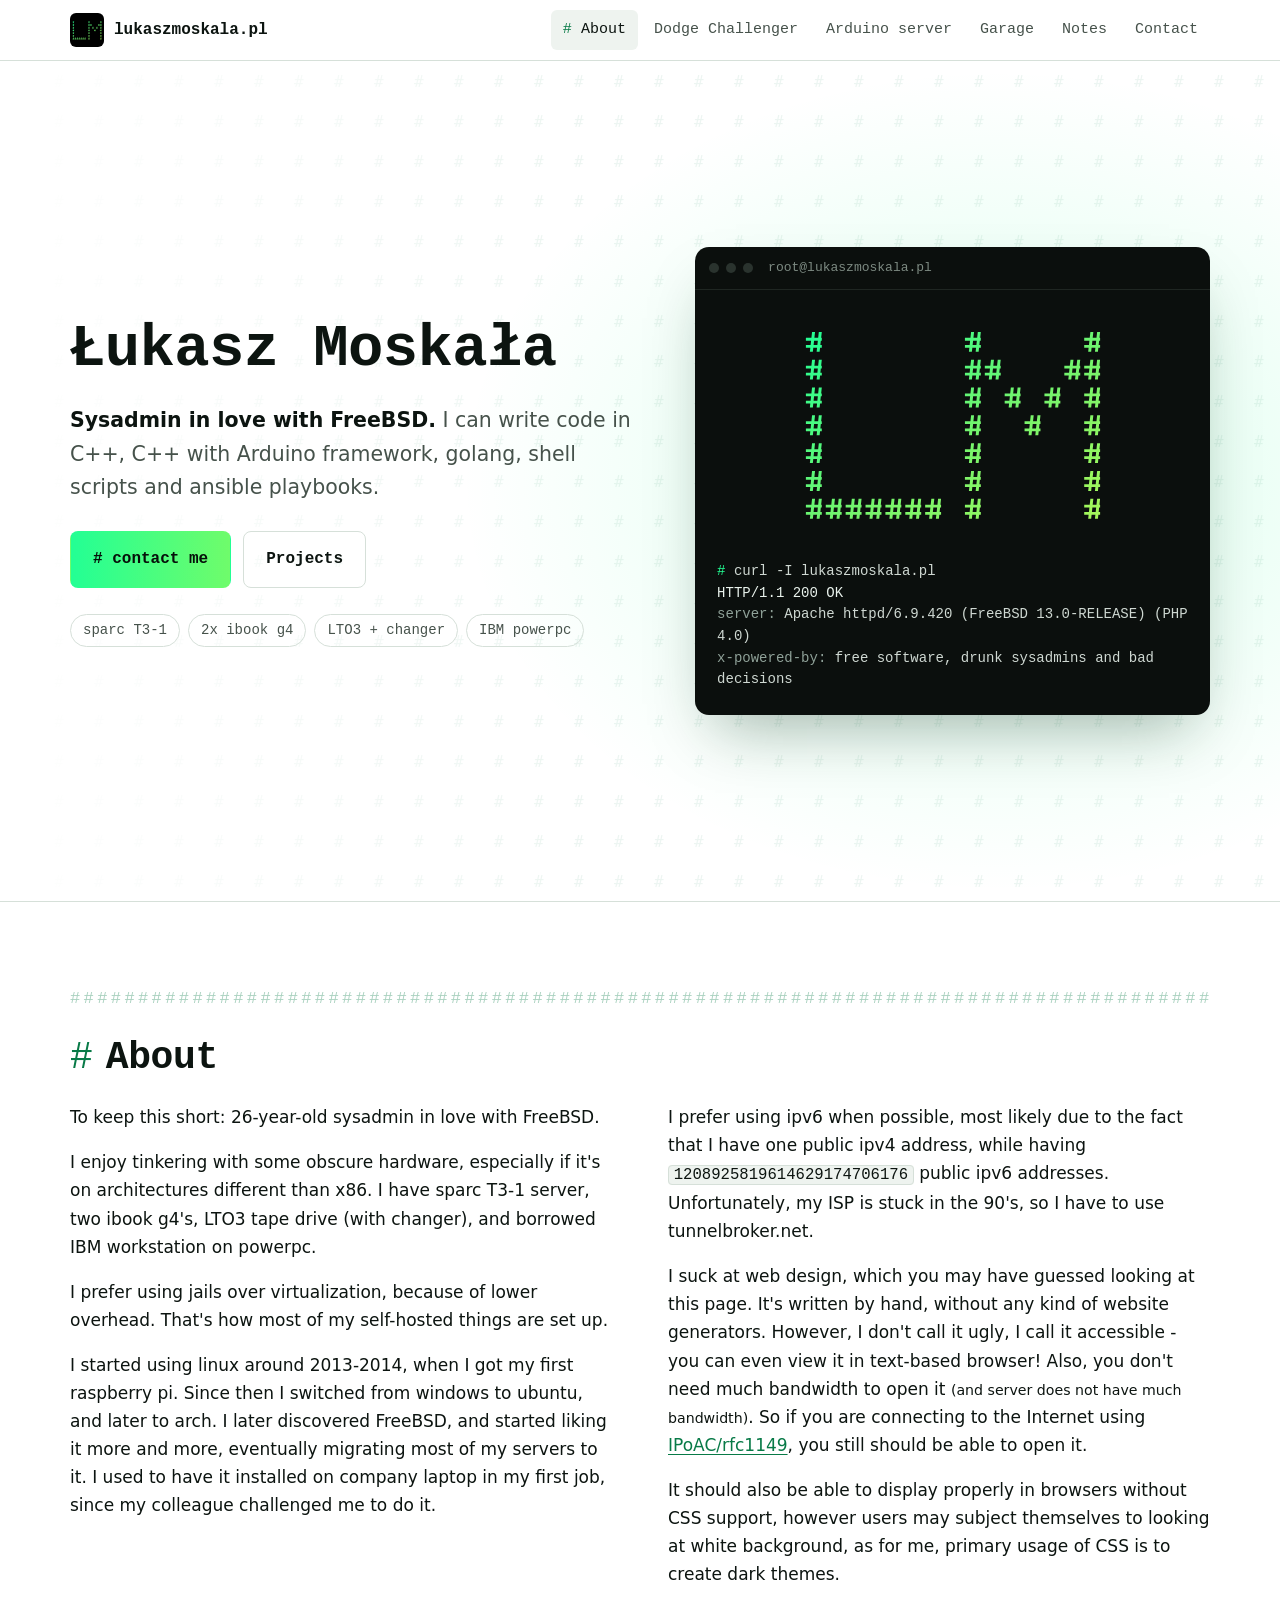
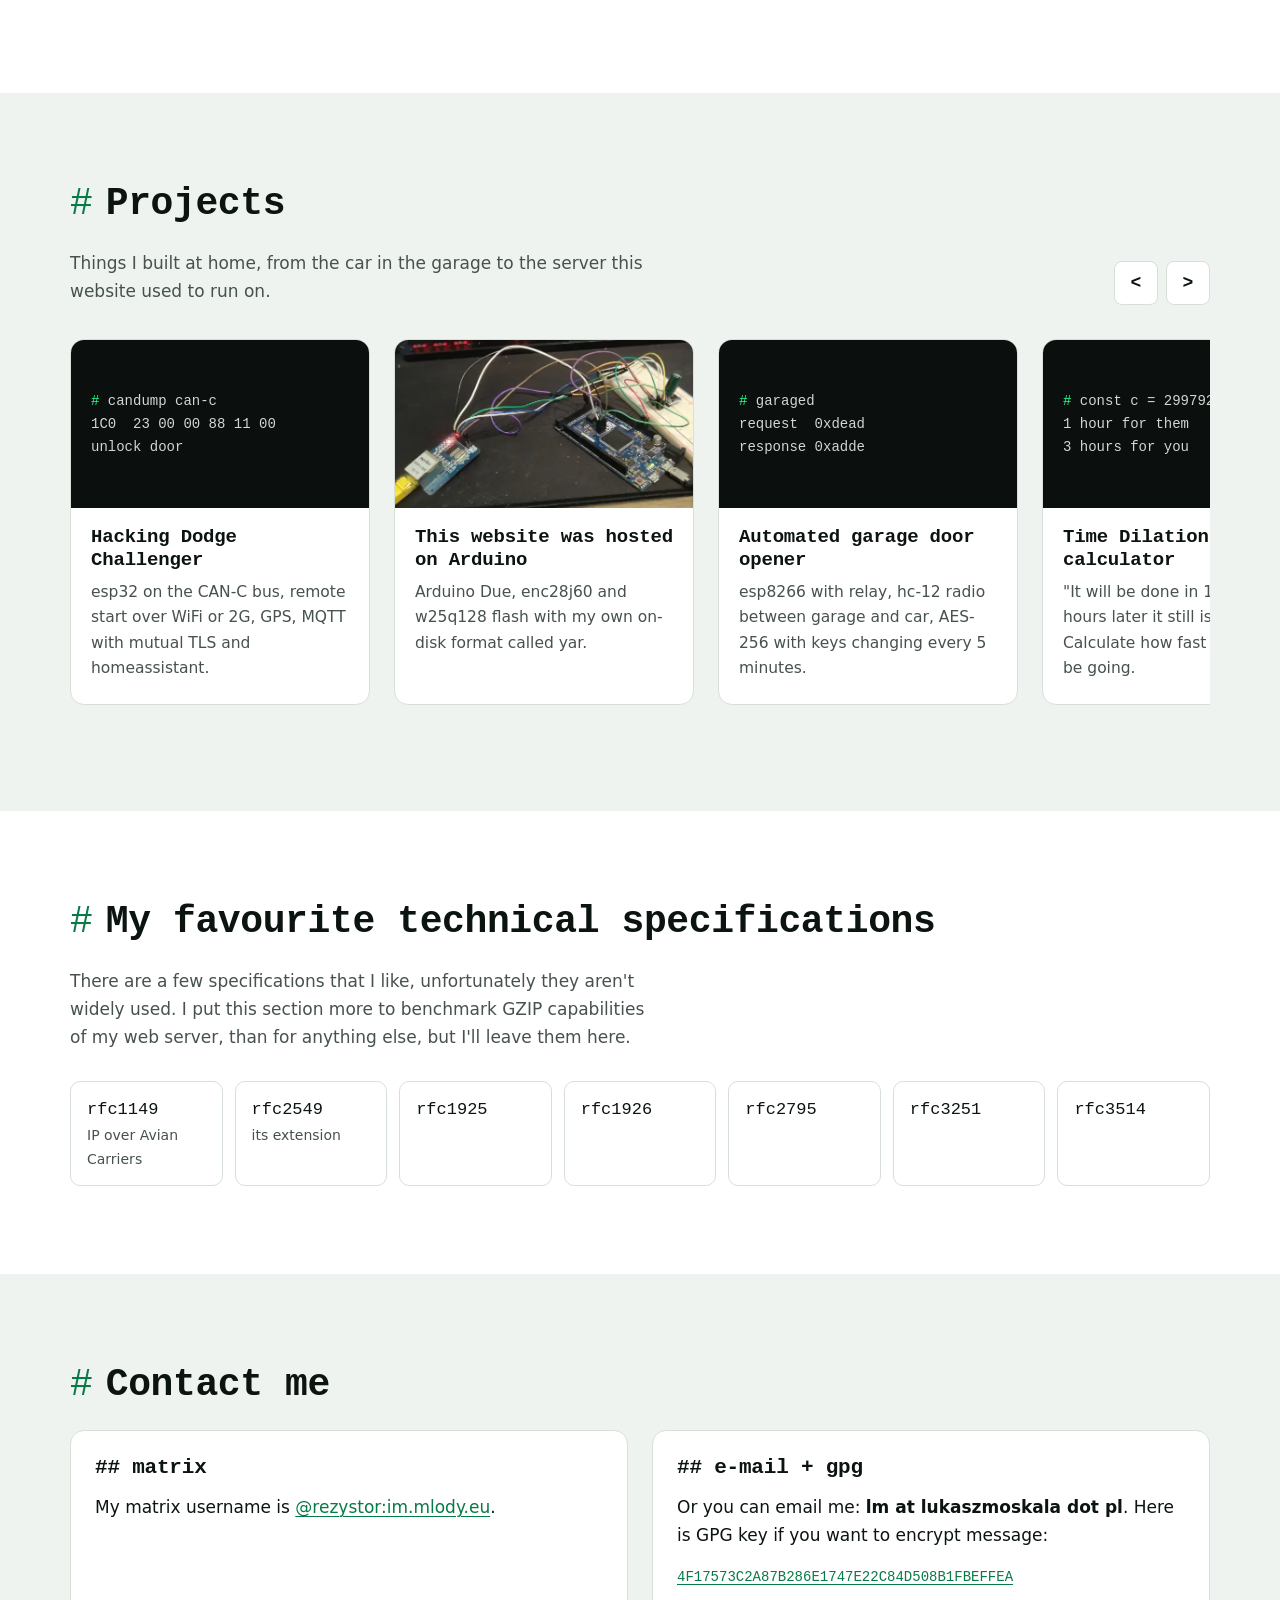
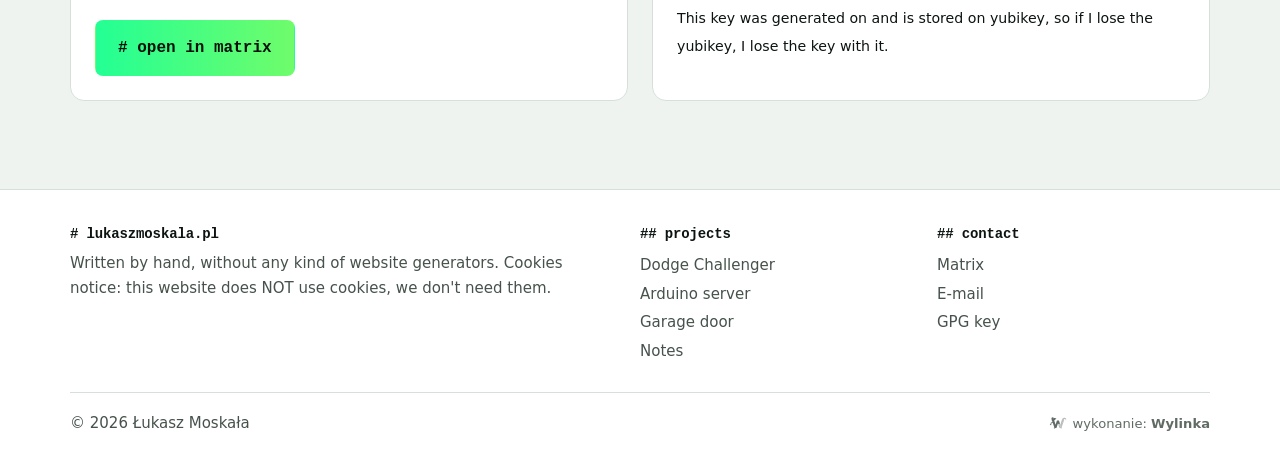
<file: index.html>
<!doctype html>
<html lang="en">
<head>
<meta charset="utf-8">
<meta name="viewport" content="width=device-width,initial-scale=1">
<meta name="robots" content="noindex,nofollow">
<title>Łukasz Moskała - sysadmin in love with FreeBSD</title>
<meta name="description" content="Personal website of Łukasz Moskała: FreeBSD sysadmin, Dodge Challenger CAN bus hacking, web server on Arduino, automated garage door.">
<link rel="icon" type="image/png" href="img/favicon.png">
<link rel="stylesheet" href="style.css">
<style>
.wylinka-badge{display:inline-flex;align-items:center;gap:.4em;color:inherit;text-decoration:none;font-size:.875em;line-height:1;opacity:.85}
.wylinka-badge:hover,.wylinka-badge:focus-visible{opacity:1}
.wylinka-badge:focus-visible{outline:2px solid currentColor;outline-offset:3px;border-radius:2px}
.wylinka-badge svg{width:18px;height:18px;flex:none;overflow:visible}
.wylinka-badge b{font-weight:600}
.wylinka-badge .wy-old{opacity:.45;transform-origin:40px 30px;transition:transform .32s cubic-bezier(.3,.7,.4,1),opacity .32s ease-out}
.wylinka-badge .wy-pod{opacity:0;transition:opacity .2s ease-out .08s}
.wylinka-badge:hover .wy-old,.wylinka-badge:focus-visible .wy-old{transform:translate(9px,7px) rotate(9deg);opacity:0}
.wylinka-badge:hover .wy-pod,.wylinka-badge:focus-visible .wy-pod{opacity:1}
@media (prefers-reduced-motion:reduce){.wylinka-badge .wy-old,.wylinka-badge .wy-pod{transition:none}.wylinka-badge:hover .wy-old,.wylinka-badge:focus-visible .wy-old{transform:none;opacity:.45}.wylinka-badge:hover .wy-pod,.wylinka-badge:focus-visible .wy-pod{opacity:0}}
</style>
</head>
<body>
<a class="skip" href="#main">Skip to content</a>
<header class="top"><div class="wrap">
<a class="brand" href="index.html"><svg viewBox="-12 -40 174 174" aria-hidden="true"><defs><linearGradient id="hg" x1="0" y1="0" x2="1" y2="1"><stop offset="0" stop-color="#23ff94"/><stop offset="1" stop-color="#a6f75a"/></linearGradient></defs><rect x="-12" y="-40" width="174" height="174" fill="#000"/><path fill="url(#hg)" d="M4.1 2h1.5l-1.1 10h-1.5zM7.5 2h1.5l-1.1 10h-1.5zM1 5h8v1.4h-8zM1 8.6h8v1.4h-8zM4.1 16h1.5l-1.1 10h-1.5zM7.5 16h1.5l-1.1 10h-1.5zM1 19h8v1.4h-8zM1 22.6h8v1.4h-8zM4.1 30h1.5l-1.1 10h-1.5zM7.5 30h1.5l-1.1 10h-1.5zM1 33h8v1.4h-8zM1 36.6h8v1.4h-8zM4.1 44h1.5l-1.1 10h-1.5zM7.5 44h1.5l-1.1 10h-1.5zM1 47h8v1.4h-8zM1 50.6h8v1.4h-8zM4.1 58h1.5l-1.1 10h-1.5zM7.5 58h1.5l-1.1 10h-1.5zM1 61h8v1.4h-8zM1 64.6h8v1.4h-8zM4.1 72h1.5l-1.1 10h-1.5zM7.5 72h1.5l-1.1 10h-1.5zM1 75h8v1.4h-8zM1 78.6h8v1.4h-8zM4.1 86h1.5l-1.1 10h-1.5zM7.5 86h1.5l-1.1 10h-1.5zM1 89h8v1.4h-8zM1 92.6h8v1.4h-8zM14.1 86h1.5l-1.1 10h-1.5zM17.5 86h1.5l-1.1 10h-1.5zM11 89h8v1.4h-8zM11 92.6h8v1.4h-8zM24.1 86h1.5l-1.1 10h-1.5zM27.5 86h1.5l-1.1 10h-1.5zM21 89h8v1.4h-8zM21 92.6h8v1.4h-8zM34.1 86h1.5l-1.1 10h-1.5zM37.5 86h1.5l-1.1 10h-1.5zM31 89h8v1.4h-8zM31 92.6h8v1.4h-8zM44.1 86h1.5l-1.1 10h-1.5zM47.5 86h1.5l-1.1 10h-1.5zM41 89h8v1.4h-8zM41 92.6h8v1.4h-8zM54.1 86h1.5l-1.1 10h-1.5zM57.5 86h1.5l-1.1 10h-1.5zM51 89h8v1.4h-8zM51 92.6h8v1.4h-8zM64.1 86h1.5l-1.1 10h-1.5zM67.5 86h1.5l-1.1 10h-1.5zM61 89h8v1.4h-8zM61 92.6h8v1.4h-8zM84.1 2h1.5l-1.1 10h-1.5zM87.5 2h1.5l-1.1 10h-1.5zM81 5h8v1.4h-8zM81 8.6h8v1.4h-8zM84.1 16h1.5l-1.1 10h-1.5zM87.5 16h1.5l-1.1 10h-1.5zM81 19h8v1.4h-8zM81 22.6h8v1.4h-8zM84.1 30h1.5l-1.1 10h-1.5zM87.5 30h1.5l-1.1 10h-1.5zM81 33h8v1.4h-8zM81 36.6h8v1.4h-8zM84.1 44h1.5l-1.1 10h-1.5zM87.5 44h1.5l-1.1 10h-1.5zM81 47h8v1.4h-8zM81 50.6h8v1.4h-8zM84.1 58h1.5l-1.1 10h-1.5zM87.5 58h1.5l-1.1 10h-1.5zM81 61h8v1.4h-8zM81 64.6h8v1.4h-8zM84.1 72h1.5l-1.1 10h-1.5zM87.5 72h1.5l-1.1 10h-1.5zM81 75h8v1.4h-8zM81 78.6h8v1.4h-8zM84.1 86h1.5l-1.1 10h-1.5zM87.5 86h1.5l-1.1 10h-1.5zM81 89h8v1.4h-8zM81 92.6h8v1.4h-8zM94.1 16h1.5l-1.1 10h-1.5zM97.5 16h1.5l-1.1 10h-1.5zM91 19h8v1.4h-8zM91 22.6h8v1.4h-8zM104.1 30h1.5l-1.1 10h-1.5zM107.5 30h1.5l-1.1 10h-1.5zM101 33h8v1.4h-8zM101 36.6h8v1.4h-8zM114.1 44h1.5l-1.1 10h-1.5zM117.5 44h1.5l-1.1 10h-1.5zM111 47h8v1.4h-8zM111 50.6h8v1.4h-8zM124.1 30h1.5l-1.1 10h-1.5zM127.5 30h1.5l-1.1 10h-1.5zM121 33h8v1.4h-8zM121 36.6h8v1.4h-8zM134.1 16h1.5l-1.1 10h-1.5zM137.5 16h1.5l-1.1 10h-1.5zM131 19h8v1.4h-8zM131 22.6h8v1.4h-8zM144.1 2h1.5l-1.1 10h-1.5zM147.5 2h1.5l-1.1 10h-1.5zM141 5h8v1.4h-8zM141 8.6h8v1.4h-8zM144.1 16h1.5l-1.1 10h-1.5zM147.5 16h1.5l-1.1 10h-1.5zM141 19h8v1.4h-8zM141 22.6h8v1.4h-8zM144.1 30h1.5l-1.1 10h-1.5zM147.5 30h1.5l-1.1 10h-1.5zM141 33h8v1.4h-8zM141 36.6h8v1.4h-8zM144.1 44h1.5l-1.1 10h-1.5zM147.5 44h1.5l-1.1 10h-1.5zM141 47h8v1.4h-8zM141 50.6h8v1.4h-8zM144.1 58h1.5l-1.1 10h-1.5zM147.5 58h1.5l-1.1 10h-1.5zM141 61h8v1.4h-8zM141 64.6h8v1.4h-8zM144.1 72h1.5l-1.1 10h-1.5zM147.5 72h1.5l-1.1 10h-1.5zM141 75h8v1.4h-8zM141 78.6h8v1.4h-8zM144.1 86h1.5l-1.1 10h-1.5zM147.5 86h1.5l-1.1 10h-1.5zM141 89h8v1.4h-8zM141 92.6h8v1.4h-8z"/></svg><span>lukaszmoskala.pl</span></a>
<nav class="nav" aria-label="Main"><a href="index.html" aria-current="page">About</a><a href="projects/dodge-challenger.html">Dodge Challenger</a><a href="projects/arduino-web-server.html">Arduino server</a><a href="projects/garage-door.html">Garage</a><a href="notes.html">Notes</a><a href="index.html#contact">Contact</a></nav>
<details class="menu"><summary aria-label="Menu"># menu</summary><nav class="nav" aria-label="Main mobile"><a href="index.html" aria-current="page">About</a><a href="projects/dodge-challenger.html">Dodge Challenger</a><a href="projects/arduino-web-server.html">Arduino server</a><a href="projects/garage-door.html">Garage</a><a href="notes.html">Notes</a><a href="index.html#contact">Contact</a></nav></details>
</div></header>
<main id="main">

<section class="hero" style="padding:0"><div class="wrap">
<div>
<h1>Łukasz Moskała</h1>
<p class="lead"><b>Sysadmin in love with FreeBSD.</b> I can write code in C++, C++ with Arduino framework, golang, shell scripts and ansible playbooks.</p>
<div class="cta"><a class="btn btn-main" href="#contact"># contact me</a><a class="btn btn-ghost" href="#projects">Projects</a></div>
<ul class="chips" aria-label="Hardware"><li>sparc T3-1</li><li>2x ibook g4</li><li>LTO3 + changer</li><li>IBM powerpc</li></ul>
</div>
<div class="term" aria-label="Server response of lukaszmoskala.pl">
<div class="term-bar"><i></i><i></i><i></i><span>root@lukaszmoskala.pl</span></div>
<div class="term-body">
<svg class="logo" viewBox="-8 -8 166 114" role="img" aria-label="LM"><defs><linearGradient id="lg" x1="0" y1="0" x2="1" y2="1"><stop offset="0" stop-color="#23ff94"/><stop offset=".55" stop-color="#73f46d"/><stop offset="1" stop-color="#a6f75a"/></linearGradient></defs><path fill="url(#lg)" d="M4.1 2h1.5l-1.1 10h-1.5zM7.5 2h1.5l-1.1 10h-1.5zM1 5h8v1.4h-8zM1 8.6h8v1.4h-8zM4.1 16h1.5l-1.1 10h-1.5zM7.5 16h1.5l-1.1 10h-1.5zM1 19h8v1.4h-8zM1 22.6h8v1.4h-8zM4.1 30h1.5l-1.1 10h-1.5zM7.5 30h1.5l-1.1 10h-1.5zM1 33h8v1.4h-8zM1 36.6h8v1.4h-8zM4.1 44h1.5l-1.1 10h-1.5zM7.5 44h1.5l-1.1 10h-1.5zM1 47h8v1.4h-8zM1 50.6h8v1.4h-8zM4.1 58h1.5l-1.1 10h-1.5zM7.5 58h1.5l-1.1 10h-1.5zM1 61h8v1.4h-8zM1 64.6h8v1.4h-8zM4.1 72h1.5l-1.1 10h-1.5zM7.5 72h1.5l-1.1 10h-1.5zM1 75h8v1.4h-8zM1 78.6h8v1.4h-8zM4.1 86h1.5l-1.1 10h-1.5zM7.5 86h1.5l-1.1 10h-1.5zM1 89h8v1.4h-8zM1 92.6h8v1.4h-8zM14.1 86h1.5l-1.1 10h-1.5zM17.5 86h1.5l-1.1 10h-1.5zM11 89h8v1.4h-8zM11 92.6h8v1.4h-8zM24.1 86h1.5l-1.1 10h-1.5zM27.5 86h1.5l-1.1 10h-1.5zM21 89h8v1.4h-8zM21 92.6h8v1.4h-8zM34.1 86h1.5l-1.1 10h-1.5zM37.5 86h1.5l-1.1 10h-1.5zM31 89h8v1.4h-8zM31 92.6h8v1.4h-8zM44.1 86h1.5l-1.1 10h-1.5zM47.5 86h1.5l-1.1 10h-1.5zM41 89h8v1.4h-8zM41 92.6h8v1.4h-8zM54.1 86h1.5l-1.1 10h-1.5zM57.5 86h1.5l-1.1 10h-1.5zM51 89h8v1.4h-8zM51 92.6h8v1.4h-8zM64.1 86h1.5l-1.1 10h-1.5zM67.5 86h1.5l-1.1 10h-1.5zM61 89h8v1.4h-8zM61 92.6h8v1.4h-8zM84.1 2h1.5l-1.1 10h-1.5zM87.5 2h1.5l-1.1 10h-1.5zM81 5h8v1.4h-8zM81 8.6h8v1.4h-8zM84.1 16h1.5l-1.1 10h-1.5zM87.5 16h1.5l-1.1 10h-1.5zM81 19h8v1.4h-8zM81 22.6h8v1.4h-8zM84.1 30h1.5l-1.1 10h-1.5zM87.5 30h1.5l-1.1 10h-1.5zM81 33h8v1.4h-8zM81 36.6h8v1.4h-8zM84.1 44h1.5l-1.1 10h-1.5zM87.5 44h1.5l-1.1 10h-1.5zM81 47h8v1.4h-8zM81 50.6h8v1.4h-8zM84.1 58h1.5l-1.1 10h-1.5zM87.5 58h1.5l-1.1 10h-1.5zM81 61h8v1.4h-8zM81 64.6h8v1.4h-8zM84.1 72h1.5l-1.1 10h-1.5zM87.5 72h1.5l-1.1 10h-1.5zM81 75h8v1.4h-8zM81 78.6h8v1.4h-8zM84.1 86h1.5l-1.1 10h-1.5zM87.5 86h1.5l-1.1 10h-1.5zM81 89h8v1.4h-8zM81 92.6h8v1.4h-8zM94.1 16h1.5l-1.1 10h-1.5zM97.5 16h1.5l-1.1 10h-1.5zM91 19h8v1.4h-8zM91 22.6h8v1.4h-8zM104.1 30h1.5l-1.1 10h-1.5zM107.5 30h1.5l-1.1 10h-1.5zM101 33h8v1.4h-8zM101 36.6h8v1.4h-8zM114.1 44h1.5l-1.1 10h-1.5zM117.5 44h1.5l-1.1 10h-1.5zM111 47h8v1.4h-8zM111 50.6h8v1.4h-8zM124.1 30h1.5l-1.1 10h-1.5zM127.5 30h1.5l-1.1 10h-1.5zM121 33h8v1.4h-8zM121 36.6h8v1.4h-8zM134.1 16h1.5l-1.1 10h-1.5zM137.5 16h1.5l-1.1 10h-1.5zM131 19h8v1.4h-8zM131 22.6h8v1.4h-8zM144.1 2h1.5l-1.1 10h-1.5zM147.5 2h1.5l-1.1 10h-1.5zM141 5h8v1.4h-8zM141 8.6h8v1.4h-8zM144.1 16h1.5l-1.1 10h-1.5zM147.5 16h1.5l-1.1 10h-1.5zM141 19h8v1.4h-8zM141 22.6h8v1.4h-8zM144.1 30h1.5l-1.1 10h-1.5zM147.5 30h1.5l-1.1 10h-1.5zM141 33h8v1.4h-8zM141 36.6h8v1.4h-8zM144.1 44h1.5l-1.1 10h-1.5zM147.5 44h1.5l-1.1 10h-1.5zM141 47h8v1.4h-8zM141 50.6h8v1.4h-8zM144.1 58h1.5l-1.1 10h-1.5zM147.5 58h1.5l-1.1 10h-1.5zM141 61h8v1.4h-8zM141 64.6h8v1.4h-8zM144.1 72h1.5l-1.1 10h-1.5zM147.5 72h1.5l-1.1 10h-1.5zM141 75h8v1.4h-8zM141 78.6h8v1.4h-8zM144.1 86h1.5l-1.1 10h-1.5zM147.5 86h1.5l-1.1 10h-1.5zM141 89h8v1.4h-8zM141 92.6h8v1.4h-8z"/></svg>
<pre><span class="p">#</span> curl -I lukaszmoskala.pl
<span class="v">HTTP/1.1 200 OK</span>
<span class="k">server:</span> Apache httpd/6.9.420<span class="hide-xs"> (FreeBSD 13.0-RELEASE) (PHP 4.0)</span>
<span class="k">x-powered-by:</span> free software, drunk sysadmins and bad decisions</pre>
</div>
</div>
</div></section>

<section id="about"><div class="wrap">
<div class="rule" aria-hidden="true">##########################################################################################################</div>
<h2><span class="hash">#</span>About</h2>
<div class="cols">
<div>
<p>To keep this short: 26-year-old sysadmin in love with FreeBSD.</p>
<p>I enjoy tinkering with some obscure hardware, especially if it's on architectures different than x86. I have sparc T3-1 server, two ibook g4's, LTO3 tape drive (with changer), and borrowed IBM workstation on powerpc.</p>
<p>I prefer using jails over virtualization, because of lower overhead. That's how most of my self-hosted things are set up.</p>
<p>I started using linux around 2013-2014, when I got my first raspberry pi. Since then I switched from windows to ubuntu, and later to arch. I later discovered FreeBSD, and started liking it more and more, eventually migrating most of my servers to it. I used to have it installed on company laptop in my first job, since my colleague challenged me to do it.</p>
</div>
<div>
<p>I prefer using ipv6 when possible, most likely due to the fact that I have one public ipv4 address, while having <code>1208925819614629174706176</code> public ipv6 addresses. Unfortunately, my ISP is stuck in the 90's, so I have to use tunnelbroker.net.</p>
<p>I suck at web design, which you may have guessed looking at this page. It's written by hand, without any kind of website generators. However, I don't call it ugly, I call it accessible - you can even view it in text-based browser! Also, you don't need much bandwidth to open it <small>(and server does not have much bandwidth)</small>. So if you are connecting to the Internet using <a href="https://lukaszmoskala.pl/rfc1149.txt" rel="noopener">IPoAC/rfc1149</a>, you still should be able to open it.</p>
<p>It should also be able to display properly in browsers without CSS support, however users may subject themselves to looking at white background, as for me, primary usage of CSS is to create dark themes.</p>
</div>
</div>
</div></section>

<section class="alt" id="projects"><div class="wrap">
<div class="sec-head"><div><h2><span class="hash">#</span>Projects</h2><p>Things I built at home, from the car in the garage to the server this website used to run on.</p></div>
<div class="rail-nav"><button type="button" data-dir="-1" aria-label="Previous">&lt;</button><button type="button" data-dir="1" aria-label="Next">&gt;</button></div></div>
<div class="rail-wrap"><div class="rail">
<a class="card" href="projects/dodge-challenger.html"><div class="shot"><span><span class="p">#</span> candump can-c</span><span>1C0 &nbsp;23 00 00 88 11 00</span><span>unlock door</span></div><div class="txt"><h3>Hacking Dodge Challenger</h3><p>esp32 on the CAN-C bus, remote start over WiFi or 2G, GPS, MQTT with mutual TLS and homeassistant.</p></div></a>
<a class="card" href="projects/arduino-web-server.html"><div class="shot"><img src="img/arduino-web-server.webp" alt="Arduino Due with enc28j60 ethernet module on a breadboard" width="700" height="361" loading="lazy"></div><div class="txt"><h3>This website was hosted on Arduino</h3><p>Arduino Due, enc28j60 and w25q128 flash with my own on-disk format called yar.</p></div></a>
<a class="card" href="projects/garage-door.html"><div class="shot"><span><span class="p">#</span> garaged</span><span>request &nbsp;0xdead</span><span>response 0xadde</span></div><div class="txt"><h3>Automated garage door opener</h3><p>esp8266 with relay, hc-12 radio between garage and car, AES-256 with keys changing every 5 minutes.</p></div></a>
<a class="card" href="notes.html#time-dilation"><div class="shot"><span><span class="p">#</span> const c = 299792458</span><span>1 hour for them</span><span>3 hours for you</span></div><div class="txt"><h3>Time Dilation calculator</h3><p>"It will be done in 1 hour", and 3 hours later it still is not done? Calculate how fast they had to be going.</p></div></a>
<a class="card" href="notes.html#ftp"><div class="shot"><span><span class="p">#</span> ftp</span><span>ftp: must die</span><span>try sftp or rsync</span></div><div class="txt"><h3>Troubleshooting FTP</h3><p>First step to fix any problem with FTP is to finally stop using FTP.</p></div></a>
<a class="card" href="notes.html#sparc"><div class="shot"><span><span class="p">#</span> boot</span><span>SPARC T3-1</span><span>at least solaris works</span></div><div class="txt"><h3>SPARC T3-1</h3><p>Notes about using SPARC T3-1, recent openbsd versions no longer boot.</p></div></a>
</div></div>
</div></section>

<section id="specs"><div class="wrap">
<div class="sec-head"><div><h2><span class="hash">#</span>My favourite technical specifications</h2><p>There are a few specifications that I like, unfortunately they aren't widely used. I put this section more to benchmark GZIP capabilities of my web server, than for anything else, but I'll leave them here.</p></div></div>
<ul class="specs">
<li><a href="https://lukaszmoskala.pl/rfc1149.txt" rel="noopener">rfc1149<span>IP over Avian Carriers</span></a></li>
<li><a href="https://lukaszmoskala.pl/rfc2549.txt" rel="noopener">rfc2549<span>its extension</span></a></li>
<li><a href="https://lukaszmoskala.pl/rfc1925.txt" rel="noopener">rfc1925</a></li>
<li><a href="https://lukaszmoskala.pl/rfc1926.txt" rel="noopener">rfc1926</a></li>
<li><a href="https://lukaszmoskala.pl/rfc2795.txt" rel="noopener">rfc2795</a></li>
<li><a href="https://lukaszmoskala.pl/rfc3251.txt" rel="noopener">rfc3251</a></li>
<li><a href="https://lukaszmoskala.pl/rfc3514.txt" rel="noopener">rfc3514</a></li>
</ul>
</div></section>

<section class="alt" id="contact"><div class="wrap">
<h2><span class="hash">#</span>Contact me</h2>
<div class="contact">
<div class="box"><h3>## matrix</h3><p>My matrix username is <a href="https://matrix.to/#/@rezystor:im.mlody.eu" rel="noopener">@rezystor:im.mlody.eu</a>.</p><a class="btn btn-main" href="https://matrix.to/#/@rezystor:im.mlody.eu" rel="noopener"># open in matrix</a></div>
<div class="box"><h3>## e-mail + gpg</h3><p>Or you can email me: <b>lm at lukaszmoskala dot pl</b>. Here is GPG key if you want to encrypt message:</p><p class="fpr"><a href="https://lukaszmoskala.pl/gpg.asc" rel="noopener">4F17573C2A87B286E1747E22C84D508B1FBEFFEA</a></p><p><small>This key was generated on and is stored on yubikey, so if I lose the yubikey, I lose the key with it.</small></p></div>
</div>
</div></section>

</main>
<footer class="foot"><div class="wrap">
<div class="grid">
<div><h4># lukaszmoskala.pl</h4><p>Written by hand, without any kind of website generators. Cookies notice: this website does NOT use cookies, we don't need them.</p></div>
<div><h4>## projects</h4><a href="projects/dodge-challenger.html">Dodge Challenger</a><a href="projects/arduino-web-server.html">Arduino server</a><a href="projects/garage-door.html">Garage door</a><a href="notes.html">Notes</a></div>
<div><h4>## contact</h4><a href="https://matrix.to/#/@rezystor:im.mlody.eu" rel="noopener">Matrix</a><a href="index.html#contact">E-mail</a><a href="https://lukaszmoskala.pl/gpg.asc" rel="noopener">GPG key</a></div>
</div>
<div class="bottom"><span>&copy; 2026 Łukasz Moskała</span><a class="wylinka-badge" href="https://wylinka.pl/?utm_source=lukaszmoskala.pl&amp;utm_medium=stopka&amp;utm_campaign=wykonanie" rel="noopener" title="Strona wykonana przez Wylinka"><svg viewBox="0 0 64 64" aria-hidden="true" focusable="false" fill="currentColor"><path d="M9.8 22.8l-1.2-7.9 2.2-3.7 15.5 4.6-.5 1.5-7.2 5.5 4.7 15.6 5-15.6 7 0 4.1 12.7-4.2-.9-2.6 1.8-.8-2.2-5.3 15.6-4.3 0 .4 .2-2.1 2.8-1.3-1.1 1.1-1.4-3.1 .2-.1-1.7 2.2-.1-5.7-16.5-4.8 .6-.8 3.1 0 .5-.3 .5 .8 2.2-1.6 .5-.4-1.3-.8 1.6-1.5-.8 .8-1.6-1.4 .6-.6-1.6 2.3-.8 .2-.4 1.3-4.8 5.9-.8-2.4-6.9zM15.2 13.7l-.1-.4-.4 .8-.1 .8 .1 1 .1 .4 .3 .7 .3-.9 .1-.7 0-.8z"/><path class="wy-pod" d="M37.1 49.8l-4.5-13.3 2.6-1.8 4.2 .9 .9 2.8 3-9.7 0-.5 .1-.8 3.2-8.4 .5-1 .6-1 .9-1.1 1.3-1 1.1-.7 1.4-.5 1.4-.3 .7 0 .9 0 1.2 .3 1.4 .6 .8 .5 .7 .7 .6 .7 .5 .9 .3 .9 .1 .9 0 .8-.2 .9-.5 .9-.5 .6-.7 .5-.7 .3-.1-.1 0-.1 .5-.5 .3-.7 .2-.5 0-.6-.1-.6-.3-.7-.4-.5-.4-.4-.5-.3-.6-.3-.7 0-.7 .1-.6 .1-.5 .4-.5 .5-.3 .5-.2 .7-.1 1.5-1.4 5.1-.8 3.3-.3 .7-.5 .7-6 17.5 1.9 .1-.1 1.7-3.1-.2 1.1 1.4-1.3 1.1-2.1-2.8 .4-.2z"/><path class="wy-old" d="M40.8 50l.4-.2-4.1 0-4.2-12.5 2.5-1.7 4.3 .9 .6 1.9 .6-1.6 0-.3 2.4-7.8 0-.5 .1-.8 3.2-8.4 .4-.8 .6-.9 .9-1.2 .9-.9 1.3-.8 1.4-.6 1.2-.3 1.4-.1 1.3 .1 .6 .2 .8 .3 1.1 .6 .9 .7 .7 .9 .5 .9 .3 .9 .1 1.1-.1 .9-.3 .9-.4 .7-.6 .7-.6 .4-.6 .2-.1-.1 0-.1 .5-.5 .3-.7 .2-.5 0-.5-.1-.6-.2-.6-.3-.5-.4-.5-.5-.3-.6-.3-.7-.1-.6 0-.6 .1-.6 .3-.6 .5-.3 .4-.2 .5-.1 .5-.1 1.5-1.4 5.1-.8 3.3-.3 .7-.5 .7-6 17.5 1.9 .1-.1 1.7-3.1-.2 1.1 1.4-1.3 1.1zM49.6 17.1l.6 1.7-1.5 1.9 .4 .4 1.8-2.1-.7-2.1zM48.1 28.3l.5 1.8-1.7 1.8 .4 .4 1.9-2-.6-2.2zM37.9 41.7l1.7-1.5-.4-.4-1.7 1.4zM42.6 38.7l-1.5 2.8 1.1 2-1.3 2.6 .5 .2 1.5-2.8-1.1-2 1.4-2.5z"/></svg><span>wykonanie: <b>Wylinka</b></span></a></div>
</div></footer>
<script>
document.querySelectorAll('.rail').forEach(function(r){
  var down=false,sx=0,sl=0,moved=false;
  r.addEventListener('pointerdown',function(e){if(e.pointerType!=='mouse')return;down=true;moved=false;sx=e.clientX;sl=r.scrollLeft;});
  window.addEventListener('pointermove',function(e){if(!down)return;var dx=e.clientX-sx;if(Math.abs(dx)>4){moved=true;r.classList.add('drag');}r.scrollLeft=sl-dx;});
  window.addEventListener('pointerup',function(){if(!down)return;down=false;r.classList.remove('drag');});
  r.addEventListener('click',function(e){if(moved){e.preventDefault();moved=false;}},true);
  r.addEventListener('dragstart',function(e){e.preventDefault();});
  var w=r.parentNode.parentNode.querySelectorAll('[data-dir]');
  w.forEach(function(b){b.addEventListener('click',function(){var c=r.querySelector('.card');r.scrollBy({left:(c.offsetWidth+24)*(+b.dataset.dir),behavior:'smooth'});});});
});
</script>
</body>
</html>
</file>
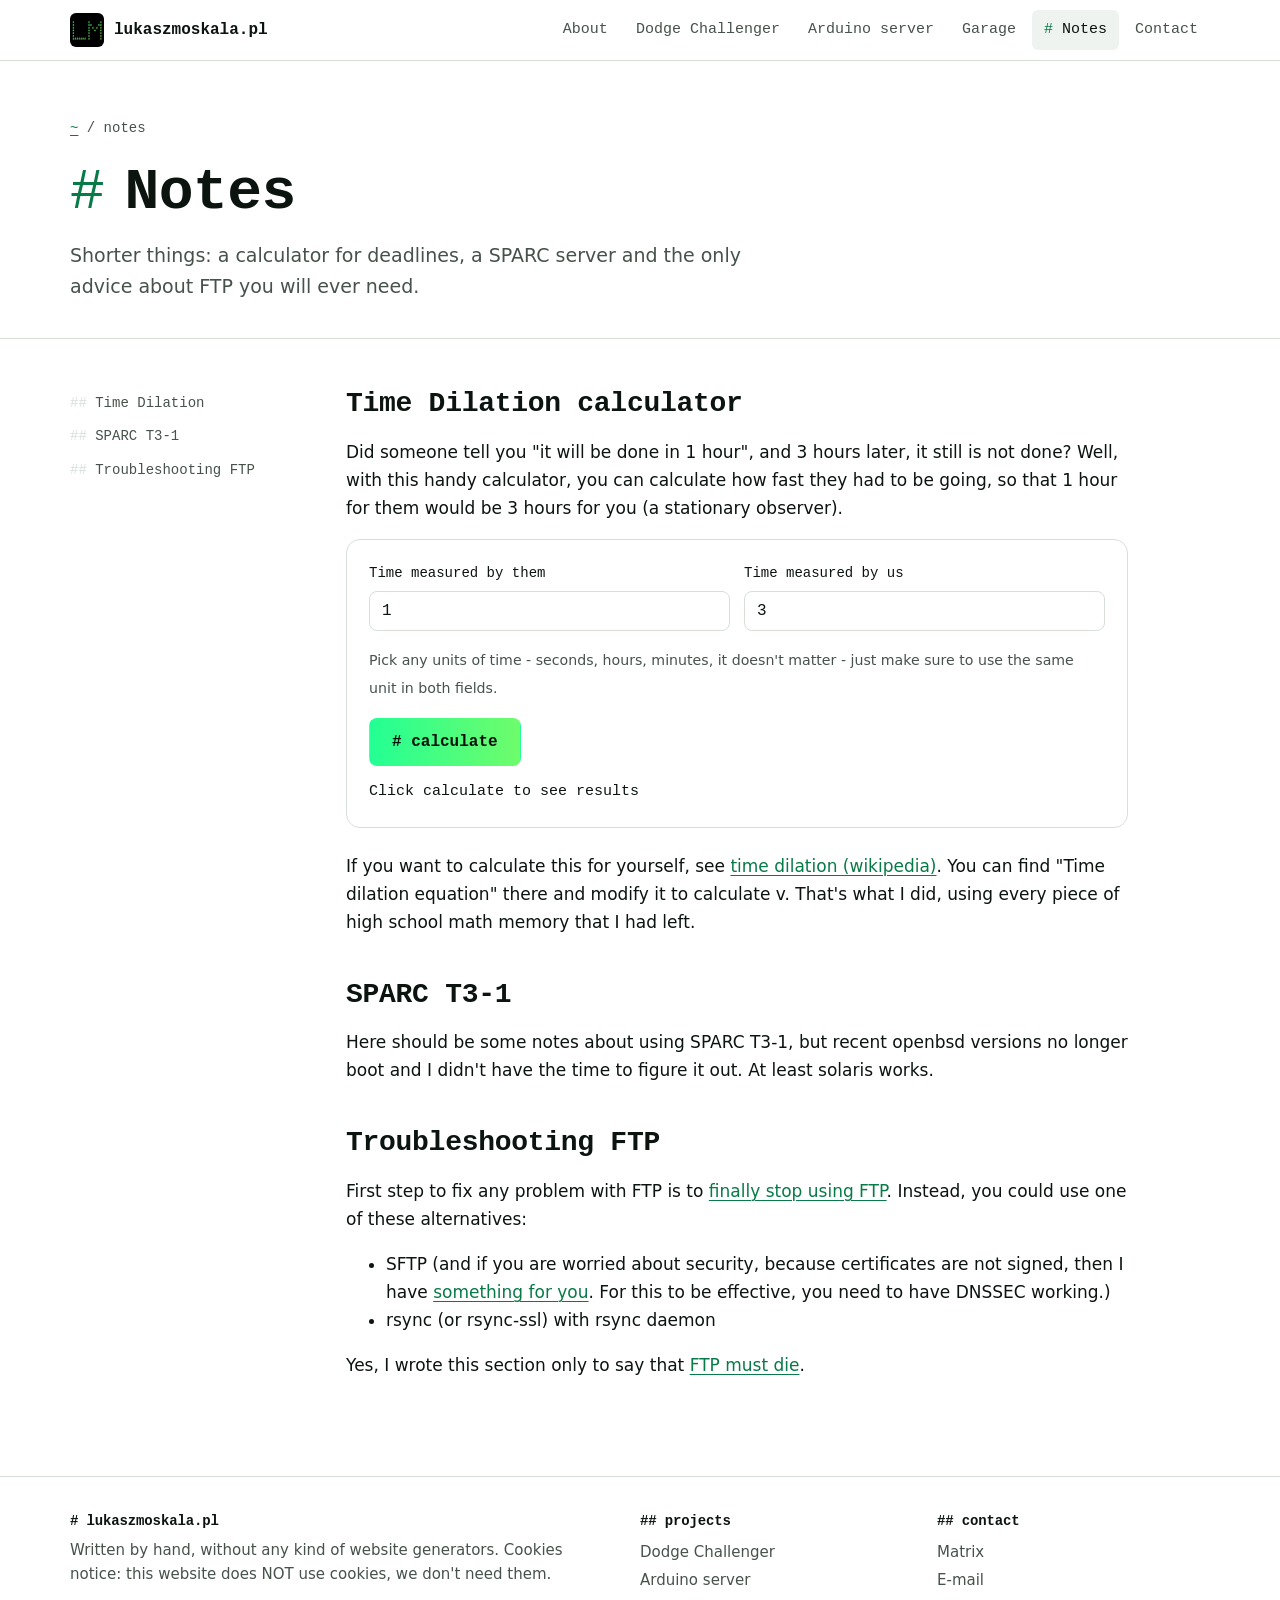
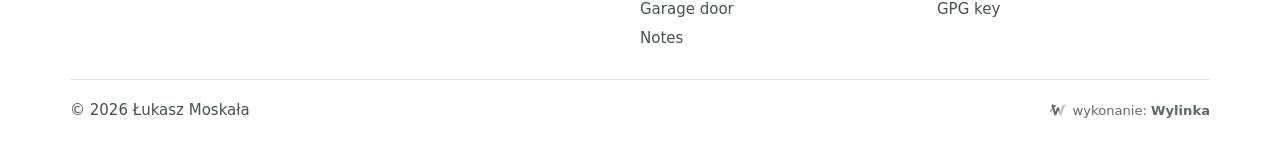
<file: notes.html>
<!doctype html>
<html lang="en">
<head>
<meta charset="utf-8">
<meta name="viewport" content="width=device-width,initial-scale=1">
<meta name="robots" content="noindex,nofollow">
<title>Notes - Łukasz Moskała</title>
<meta name="description" content="Time dilation calculator, SPARC T3-1 notes and troubleshooting FTP.">
<link rel="icon" type="image/png" href="img/favicon.png">
<link rel="stylesheet" href="style.css">
<style>
.wylinka-badge{display:inline-flex;align-items:center;gap:.4em;color:inherit;text-decoration:none;font-size:.875em;line-height:1;opacity:.85}
.wylinka-badge:hover,.wylinka-badge:focus-visible{opacity:1}
.wylinka-badge:focus-visible{outline:2px solid currentColor;outline-offset:3px;border-radius:2px}
.wylinka-badge svg{width:18px;height:18px;flex:none;overflow:visible}
.wylinka-badge b{font-weight:600}
.wylinka-badge .wy-old{opacity:.45;transform-origin:40px 30px;transition:transform .32s cubic-bezier(.3,.7,.4,1),opacity .32s ease-out}
.wylinka-badge .wy-pod{opacity:0;transition:opacity .2s ease-out .08s}
.wylinka-badge:hover .wy-old,.wylinka-badge:focus-visible .wy-old{transform:translate(9px,7px) rotate(9deg);opacity:0}
.wylinka-badge:hover .wy-pod,.wylinka-badge:focus-visible .wy-pod{opacity:1}
@media (prefers-reduced-motion:reduce){.wylinka-badge .wy-old,.wylinka-badge .wy-pod{transition:none}.wylinka-badge:hover .wy-old,.wylinka-badge:focus-visible .wy-old{transform:none;opacity:.45}.wylinka-badge:hover .wy-pod,.wylinka-badge:focus-visible .wy-pod{opacity:0}}
</style>
</head>
<body>
<a class="skip" href="#main">Skip to content</a>
<header class="top"><div class="wrap">
<a class="brand" href="index.html"><svg viewBox="-12 -40 174 174" aria-hidden="true"><defs><linearGradient id="hg" x1="0" y1="0" x2="1" y2="1"><stop offset="0" stop-color="#23ff94"/><stop offset="1" stop-color="#a6f75a"/></linearGradient></defs><rect x="-12" y="-40" width="174" height="174" fill="#000"/><path fill="url(#hg)" d="M4.1 2h1.5l-1.1 10h-1.5zM7.5 2h1.5l-1.1 10h-1.5zM1 5h8v1.4h-8zM1 8.6h8v1.4h-8zM4.1 16h1.5l-1.1 10h-1.5zM7.5 16h1.5l-1.1 10h-1.5zM1 19h8v1.4h-8zM1 22.6h8v1.4h-8zM4.1 30h1.5l-1.1 10h-1.5zM7.5 30h1.5l-1.1 10h-1.5zM1 33h8v1.4h-8zM1 36.6h8v1.4h-8zM4.1 44h1.5l-1.1 10h-1.5zM7.5 44h1.5l-1.1 10h-1.5zM1 47h8v1.4h-8zM1 50.6h8v1.4h-8zM4.1 58h1.5l-1.1 10h-1.5zM7.5 58h1.5l-1.1 10h-1.5zM1 61h8v1.4h-8zM1 64.6h8v1.4h-8zM4.1 72h1.5l-1.1 10h-1.5zM7.5 72h1.5l-1.1 10h-1.5zM1 75h8v1.4h-8zM1 78.6h8v1.4h-8zM4.1 86h1.5l-1.1 10h-1.5zM7.5 86h1.5l-1.1 10h-1.5zM1 89h8v1.4h-8zM1 92.6h8v1.4h-8zM14.1 86h1.5l-1.1 10h-1.5zM17.5 86h1.5l-1.1 10h-1.5zM11 89h8v1.4h-8zM11 92.6h8v1.4h-8zM24.1 86h1.5l-1.1 10h-1.5zM27.5 86h1.5l-1.1 10h-1.5zM21 89h8v1.4h-8zM21 92.6h8v1.4h-8zM34.1 86h1.5l-1.1 10h-1.5zM37.5 86h1.5l-1.1 10h-1.5zM31 89h8v1.4h-8zM31 92.6h8v1.4h-8zM44.1 86h1.5l-1.1 10h-1.5zM47.5 86h1.5l-1.1 10h-1.5zM41 89h8v1.4h-8zM41 92.6h8v1.4h-8zM54.1 86h1.5l-1.1 10h-1.5zM57.5 86h1.5l-1.1 10h-1.5zM51 89h8v1.4h-8zM51 92.6h8v1.4h-8zM64.1 86h1.5l-1.1 10h-1.5zM67.5 86h1.5l-1.1 10h-1.5zM61 89h8v1.4h-8zM61 92.6h8v1.4h-8zM84.1 2h1.5l-1.1 10h-1.5zM87.5 2h1.5l-1.1 10h-1.5zM81 5h8v1.4h-8zM81 8.6h8v1.4h-8zM84.1 16h1.5l-1.1 10h-1.5zM87.5 16h1.5l-1.1 10h-1.5zM81 19h8v1.4h-8zM81 22.6h8v1.4h-8zM84.1 30h1.5l-1.1 10h-1.5zM87.5 30h1.5l-1.1 10h-1.5zM81 33h8v1.4h-8zM81 36.6h8v1.4h-8zM84.1 44h1.5l-1.1 10h-1.5zM87.5 44h1.5l-1.1 10h-1.5zM81 47h8v1.4h-8zM81 50.6h8v1.4h-8zM84.1 58h1.5l-1.1 10h-1.5zM87.5 58h1.5l-1.1 10h-1.5zM81 61h8v1.4h-8zM81 64.6h8v1.4h-8zM84.1 72h1.5l-1.1 10h-1.5zM87.5 72h1.5l-1.1 10h-1.5zM81 75h8v1.4h-8zM81 78.6h8v1.4h-8zM84.1 86h1.5l-1.1 10h-1.5zM87.5 86h1.5l-1.1 10h-1.5zM81 89h8v1.4h-8zM81 92.6h8v1.4h-8zM94.1 16h1.5l-1.1 10h-1.5zM97.5 16h1.5l-1.1 10h-1.5zM91 19h8v1.4h-8zM91 22.6h8v1.4h-8zM104.1 30h1.5l-1.1 10h-1.5zM107.5 30h1.5l-1.1 10h-1.5zM101 33h8v1.4h-8zM101 36.6h8v1.4h-8zM114.1 44h1.5l-1.1 10h-1.5zM117.5 44h1.5l-1.1 10h-1.5zM111 47h8v1.4h-8zM111 50.6h8v1.4h-8zM124.1 30h1.5l-1.1 10h-1.5zM127.5 30h1.5l-1.1 10h-1.5zM121 33h8v1.4h-8zM121 36.6h8v1.4h-8zM134.1 16h1.5l-1.1 10h-1.5zM137.5 16h1.5l-1.1 10h-1.5zM131 19h8v1.4h-8zM131 22.6h8v1.4h-8zM144.1 2h1.5l-1.1 10h-1.5zM147.5 2h1.5l-1.1 10h-1.5zM141 5h8v1.4h-8zM141 8.6h8v1.4h-8zM144.1 16h1.5l-1.1 10h-1.5zM147.5 16h1.5l-1.1 10h-1.5zM141 19h8v1.4h-8zM141 22.6h8v1.4h-8zM144.1 30h1.5l-1.1 10h-1.5zM147.5 30h1.5l-1.1 10h-1.5zM141 33h8v1.4h-8zM141 36.6h8v1.4h-8zM144.1 44h1.5l-1.1 10h-1.5zM147.5 44h1.5l-1.1 10h-1.5zM141 47h8v1.4h-8zM141 50.6h8v1.4h-8zM144.1 58h1.5l-1.1 10h-1.5zM147.5 58h1.5l-1.1 10h-1.5zM141 61h8v1.4h-8zM141 64.6h8v1.4h-8zM144.1 72h1.5l-1.1 10h-1.5zM147.5 72h1.5l-1.1 10h-1.5zM141 75h8v1.4h-8zM141 78.6h8v1.4h-8zM144.1 86h1.5l-1.1 10h-1.5zM147.5 86h1.5l-1.1 10h-1.5zM141 89h8v1.4h-8zM141 92.6h8v1.4h-8z"/></svg><span>lukaszmoskala.pl</span></a>
<nav class="nav" aria-label="Main"><a href="index.html">About</a><a href="projects/dodge-challenger.html">Dodge Challenger</a><a href="projects/arduino-web-server.html">Arduino server</a><a href="projects/garage-door.html">Garage</a><a href="notes.html" aria-current="page">Notes</a><a href="index.html#contact">Contact</a></nav>
<details class="menu"><summary aria-label="Menu"># menu</summary><nav class="nav" aria-label="Main mobile"><a href="index.html">About</a><a href="projects/dodge-challenger.html">Dodge Challenger</a><a href="projects/arduino-web-server.html">Arduino server</a><a href="projects/garage-door.html">Garage</a><a href="notes.html" aria-current="page">Notes</a><a href="index.html#contact">Contact</a></nav></details>
</div></header>
<main id="main">

<div class="page-head"><div class="wrap"><div class="crumbs"><a href="index.html">~</a> / notes</div><h1><span class="hash">#</span>Notes</h1><p>Shorter things: a calculator for deadlines, a SPARC server and the only advice about FTP you will ever need.</p></div></div>
<div class="article"><div class="wrap"><nav class="toc" aria-label="On this page"><a href="#time-dilation">Time Dilation</a><a href="#sparc">SPARC T3-1</a><a href="#ftp">Troubleshooting FTP</a></nav><div class="prose">
<h2 id="time-dilation">Time Dilation calculator</h2>
<p>Did someone tell you "it will be done in 1 hour", and 3 hours later, it still is not done? Well, with this handy calculator, you can calculate how fast they had to be going, so that 1 hour for them would be 3 hours for you (a stationary observer).</p>
<form class="calc" id="calc">
<div class="row"><div><label for="their_time">Time measured by them</label><input id="their_time" type="number" value="1" min="0" step="any" inputmode="decimal"></div>
<div><label for="our_time">Time measured by us</label><input id="our_time" type="number" value="3" min="0" step="any" inputmode="decimal"></div></div>
<p><small>Pick any units of time - seconds, hours, minutes, it doesn't matter - just make sure to use the same unit in both fields.</small></p>
<button class="btn btn-main" type="submit"># calculate</button>
<output id="results" for="their_time our_time" aria-live="polite">Click calculate to see results</output>
</form>
<p>If you want to calculate this for yourself, see <a href="https://en.wikipedia.org/wiki/Time_dilation" rel="noopener">time dilation (wikipedia)</a>. You can find "Time dilation equation" there and modify it to calculate v. That's what I did, using every piece of high school math memory that I had left.</p>
<h2 id="sparc">SPARC T3-1</h2>
<p>Here should be some notes about using SPARC T3-1, but recent openbsd versions no longer boot and I didn't have the time to figure it out. At least solaris works.</p>
<h2 id="ftp">Troubleshooting FTP</h2>
<p>First step to fix any problem with FTP is to <a href="https://mywiki.wooledge.org/FtpMustDie" rel="noopener">finally stop using FTP</a>. Instead, you could use one of these alternatives:</p>
<ul>
<li>SFTP (and if you are worried about security, because certificates are not signed, then I have <a href="https://en.wikipedia.org/wiki/SSHFP_record" rel="noopener">something for you</a>. For this to be effective, you need to have DNSSEC working.)</li>
<li>rsync (or rsync-ssl) with rsync daemon</li>
</ul>
<p>Yes, I wrote this section only to say that <a href="https://mywiki.wooledge.org/FtpMustDie" rel="noopener">FTP must die</a>.</p>
</div></div></div>
</main>
<footer class="foot"><div class="wrap">
<div class="grid">
<div><h4># lukaszmoskala.pl</h4><p>Written by hand, without any kind of website generators. Cookies notice: this website does NOT use cookies, we don't need them.</p></div>
<div><h4>## projects</h4><a href="projects/dodge-challenger.html">Dodge Challenger</a><a href="projects/arduino-web-server.html">Arduino server</a><a href="projects/garage-door.html">Garage door</a><a href="notes.html">Notes</a></div>
<div><h4>## contact</h4><a href="https://matrix.to/#/@rezystor:im.mlody.eu" rel="noopener">Matrix</a><a href="index.html#contact">E-mail</a><a href="https://lukaszmoskala.pl/gpg.asc" rel="noopener">GPG key</a></div>
</div>
<div class="bottom"><span>&copy; 2026 Łukasz Moskała</span><a class="wylinka-badge" href="https://wylinka.pl/?utm_source=lukaszmoskala.pl&amp;utm_medium=stopka&amp;utm_campaign=wykonanie" rel="noopener" title="Strona wykonana przez Wylinka"><svg viewBox="0 0 64 64" aria-hidden="true" focusable="false" fill="currentColor"><path d="M9.8 22.8l-1.2-7.9 2.2-3.7 15.5 4.6-.5 1.5-7.2 5.5 4.7 15.6 5-15.6 7 0 4.1 12.7-4.2-.9-2.6 1.8-.8-2.2-5.3 15.6-4.3 0 .4 .2-2.1 2.8-1.3-1.1 1.1-1.4-3.1 .2-.1-1.7 2.2-.1-5.7-16.5-4.8 .6-.8 3.1 0 .5-.3 .5 .8 2.2-1.6 .5-.4-1.3-.8 1.6-1.5-.8 .8-1.6-1.4 .6-.6-1.6 2.3-.8 .2-.4 1.3-4.8 5.9-.8-2.4-6.9zM15.2 13.7l-.1-.4-.4 .8-.1 .8 .1 1 .1 .4 .3 .7 .3-.9 .1-.7 0-.8z"/><path class="wy-pod" d="M37.1 49.8l-4.5-13.3 2.6-1.8 4.2 .9 .9 2.8 3-9.7 0-.5 .1-.8 3.2-8.4 .5-1 .6-1 .9-1.1 1.3-1 1.1-.7 1.4-.5 1.4-.3 .7 0 .9 0 1.2 .3 1.4 .6 .8 .5 .7 .7 .6 .7 .5 .9 .3 .9 .1 .9 0 .8-.2 .9-.5 .9-.5 .6-.7 .5-.7 .3-.1-.1 0-.1 .5-.5 .3-.7 .2-.5 0-.6-.1-.6-.3-.7-.4-.5-.4-.4-.5-.3-.6-.3-.7 0-.7 .1-.6 .1-.5 .4-.5 .5-.3 .5-.2 .7-.1 1.5-1.4 5.1-.8 3.3-.3 .7-.5 .7-6 17.5 1.9 .1-.1 1.7-3.1-.2 1.1 1.4-1.3 1.1-2.1-2.8 .4-.2z"/><path class="wy-old" d="M40.8 50l.4-.2-4.1 0-4.2-12.5 2.5-1.7 4.3 .9 .6 1.9 .6-1.6 0-.3 2.4-7.8 0-.5 .1-.8 3.2-8.4 .4-.8 .6-.9 .9-1.2 .9-.9 1.3-.8 1.4-.6 1.2-.3 1.4-.1 1.3 .1 .6 .2 .8 .3 1.1 .6 .9 .7 .7 .9 .5 .9 .3 .9 .1 1.1-.1 .9-.3 .9-.4 .7-.6 .7-.6 .4-.6 .2-.1-.1 0-.1 .5-.5 .3-.7 .2-.5 0-.5-.1-.6-.2-.6-.3-.5-.4-.5-.5-.3-.6-.3-.7-.1-.6 0-.6 .1-.6 .3-.6 .5-.3 .4-.2 .5-.1 .5-.1 1.5-1.4 5.1-.8 3.3-.3 .7-.5 .7-6 17.5 1.9 .1-.1 1.7-3.1-.2 1.1 1.4-1.3 1.1zM49.6 17.1l.6 1.7-1.5 1.9 .4 .4 1.8-2.1-.7-2.1zM48.1 28.3l.5 1.8-1.7 1.8 .4 .4 1.9-2-.6-2.2zM37.9 41.7l1.7-1.5-.4-.4-1.7 1.4zM42.6 38.7l-1.5 2.8 1.1 2-1.3 2.6 .5 .2 1.5-2.8-1.1-2 1.4-2.5z"/></svg><span>wykonanie: <b>Wylinka</b></span></a></div>
</div></footer>
<script>
var c=299792458;
function tdc(t,T){return Math.sqrt(c*c-(t*t*c*c)/(T*T));}
document.getElementById('calc').addEventListener('submit',function(e){
  e.preventDefault();
  var tt=parseFloat(document.getElementById('their_time').value),ot=parseFloat(document.getElementById('our_time').value),out=document.getElementById('results');
  if(!(tt>0)||!(ot>0)){out.textContent='Please enter both times.';return;}
  if(tt>=ot){out.textContent='Time measured by us must be greater than time measured by them.';return;}
  var ms=tdc(tt,ot),kmh=ms/1000*3600;
  out.textContent='They would have to be going about '+Math.floor(kmh)+' kilometers per hour so that their '+tt+' units of time would be '+ot+' units of time to you. That is '+Math.round(ms/c*100*10000)/10000+'% of the speed of light.';
});
</script>
</body>
</html>
</file>
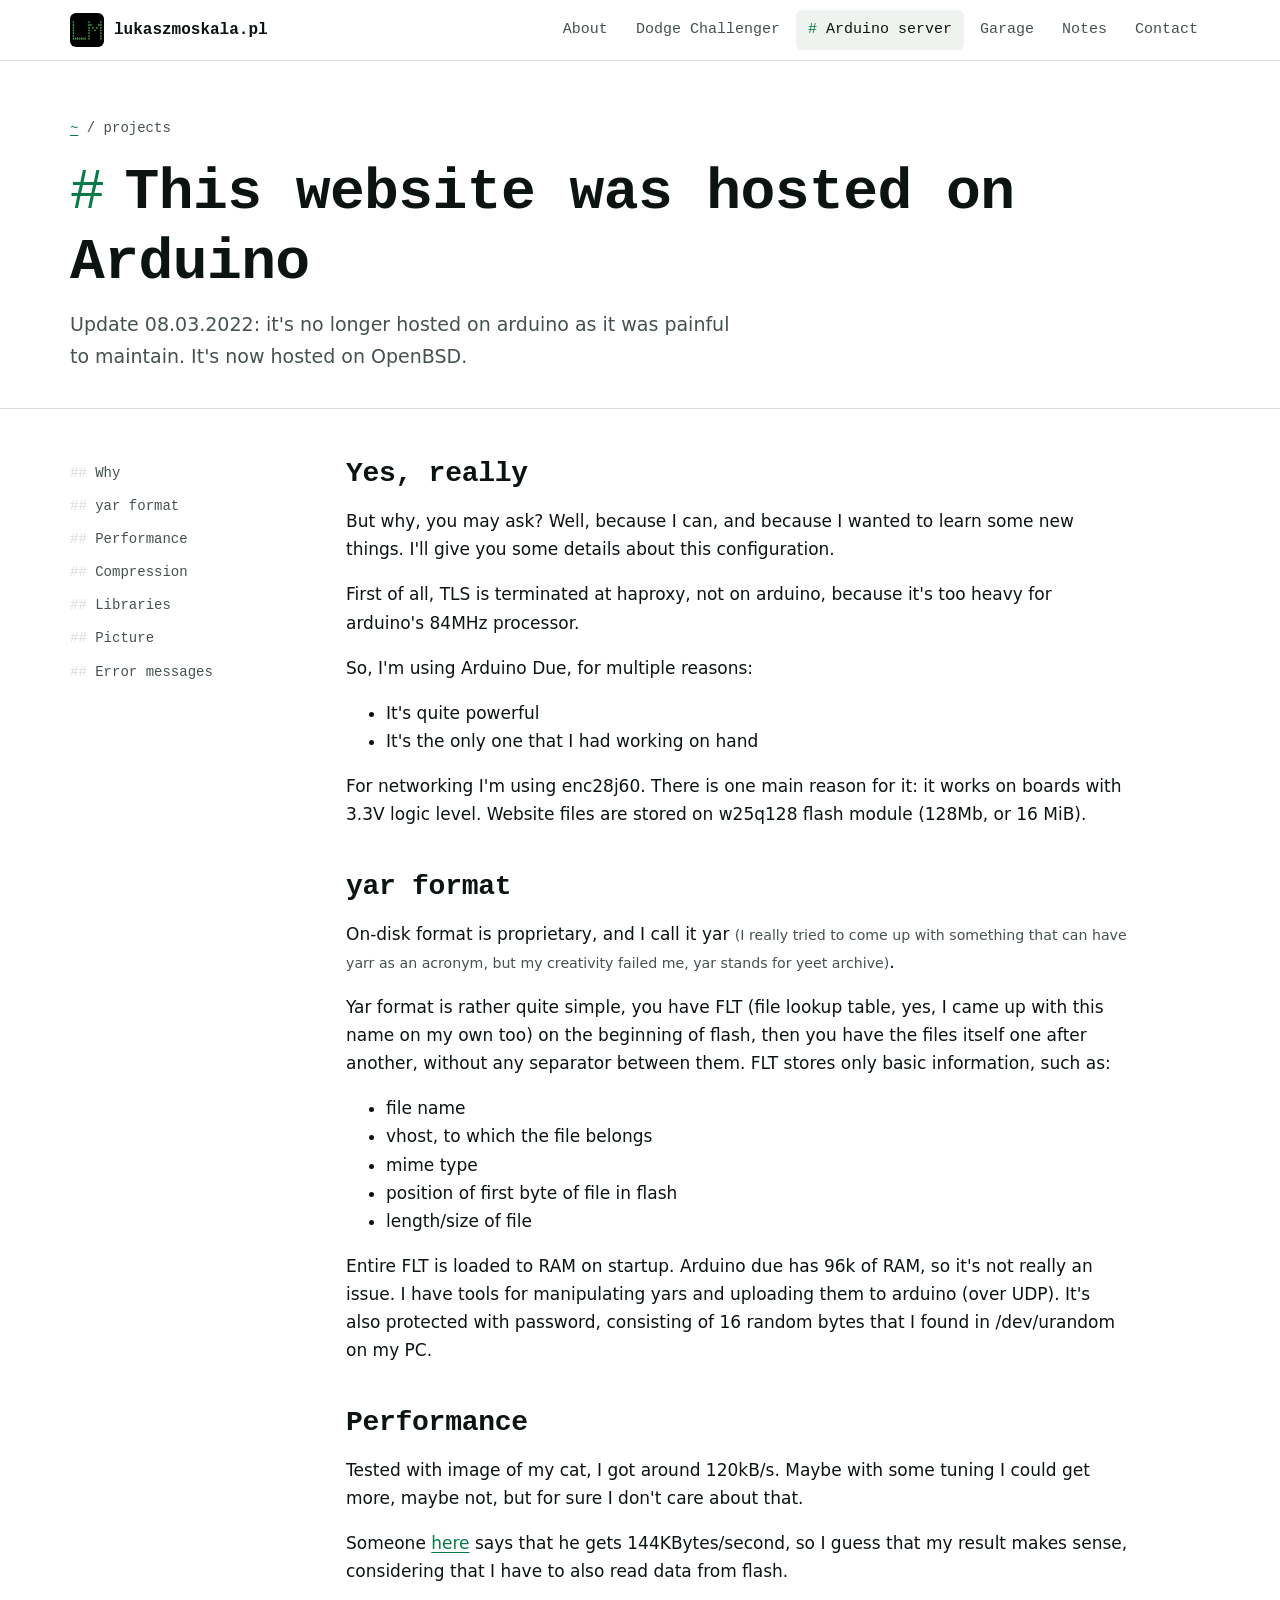
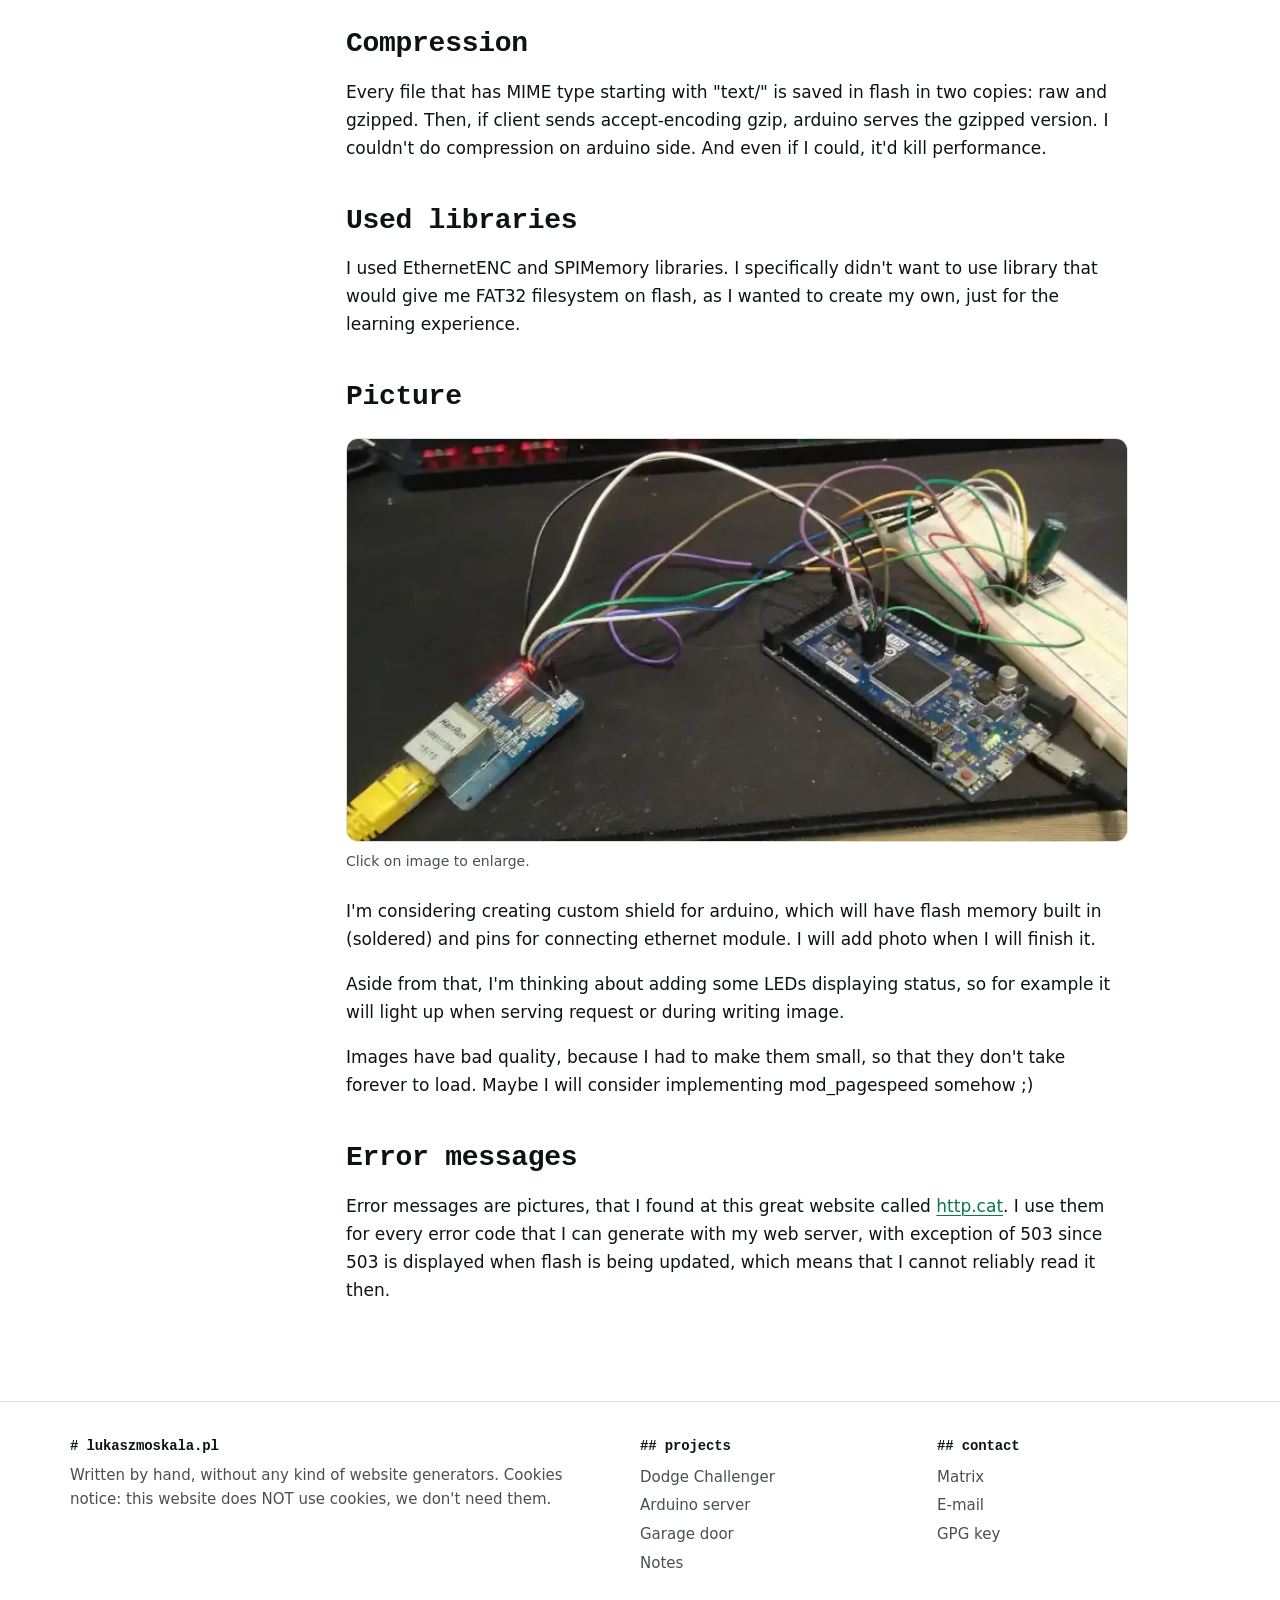
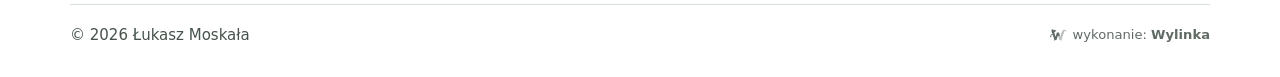
<file: projects/arduino-web-server.html>
<!doctype html>
<html lang="en">
<head>
<meta charset="utf-8">
<meta name="viewport" content="width=device-width,initial-scale=1">
<meta name="robots" content="noindex,nofollow">
<title>This website was hosted on Arduino - Łukasz Moskała</title>
<meta name="description" content="How lukaszmoskala.pl was served from an Arduino Due with enc28j60 and w25q128 flash, using a custom on-disk format called yar.">
<link rel="icon" type="image/png" href="../img/favicon.png">
<link rel="stylesheet" href="../style.css">
<style>
.wylinka-badge{display:inline-flex;align-items:center;gap:.4em;color:inherit;text-decoration:none;font-size:.875em;line-height:1;opacity:.85}
.wylinka-badge:hover,.wylinka-badge:focus-visible{opacity:1}
.wylinka-badge:focus-visible{outline:2px solid currentColor;outline-offset:3px;border-radius:2px}
.wylinka-badge svg{width:18px;height:18px;flex:none;overflow:visible}
.wylinka-badge b{font-weight:600}
.wylinka-badge .wy-old{opacity:.45;transform-origin:40px 30px;transition:transform .32s cubic-bezier(.3,.7,.4,1),opacity .32s ease-out}
.wylinka-badge .wy-pod{opacity:0;transition:opacity .2s ease-out .08s}
.wylinka-badge:hover .wy-old,.wylinka-badge:focus-visible .wy-old{transform:translate(9px,7px) rotate(9deg);opacity:0}
.wylinka-badge:hover .wy-pod,.wylinka-badge:focus-visible .wy-pod{opacity:1}
@media (prefers-reduced-motion:reduce){.wylinka-badge .wy-old,.wylinka-badge .wy-pod{transition:none}.wylinka-badge:hover .wy-old,.wylinka-badge:focus-visible .wy-old{transform:none;opacity:.45}.wylinka-badge:hover .wy-pod,.wylinka-badge:focus-visible .wy-pod{opacity:0}}
</style>
</head>
<body>
<a class="skip" href="#main">Skip to content</a>
<header class="top"><div class="wrap">
<a class="brand" href="../index.html"><svg viewBox="-12 -40 174 174" aria-hidden="true"><defs><linearGradient id="hg" x1="0" y1="0" x2="1" y2="1"><stop offset="0" stop-color="#23ff94"/><stop offset="1" stop-color="#a6f75a"/></linearGradient></defs><rect x="-12" y="-40" width="174" height="174" fill="#000"/><path fill="url(#hg)" d="M4.1 2h1.5l-1.1 10h-1.5zM7.5 2h1.5l-1.1 10h-1.5zM1 5h8v1.4h-8zM1 8.6h8v1.4h-8zM4.1 16h1.5l-1.1 10h-1.5zM7.5 16h1.5l-1.1 10h-1.5zM1 19h8v1.4h-8zM1 22.6h8v1.4h-8zM4.1 30h1.5l-1.1 10h-1.5zM7.5 30h1.5l-1.1 10h-1.5zM1 33h8v1.4h-8zM1 36.6h8v1.4h-8zM4.1 44h1.5l-1.1 10h-1.5zM7.5 44h1.5l-1.1 10h-1.5zM1 47h8v1.4h-8zM1 50.6h8v1.4h-8zM4.1 58h1.5l-1.1 10h-1.5zM7.5 58h1.5l-1.1 10h-1.5zM1 61h8v1.4h-8zM1 64.6h8v1.4h-8zM4.1 72h1.5l-1.1 10h-1.5zM7.5 72h1.5l-1.1 10h-1.5zM1 75h8v1.4h-8zM1 78.6h8v1.4h-8zM4.1 86h1.5l-1.1 10h-1.5zM7.5 86h1.5l-1.1 10h-1.5zM1 89h8v1.4h-8zM1 92.6h8v1.4h-8zM14.1 86h1.5l-1.1 10h-1.5zM17.5 86h1.5l-1.1 10h-1.5zM11 89h8v1.4h-8zM11 92.6h8v1.4h-8zM24.1 86h1.5l-1.1 10h-1.5zM27.5 86h1.5l-1.1 10h-1.5zM21 89h8v1.4h-8zM21 92.6h8v1.4h-8zM34.1 86h1.5l-1.1 10h-1.5zM37.5 86h1.5l-1.1 10h-1.5zM31 89h8v1.4h-8zM31 92.6h8v1.4h-8zM44.1 86h1.5l-1.1 10h-1.5zM47.5 86h1.5l-1.1 10h-1.5zM41 89h8v1.4h-8zM41 92.6h8v1.4h-8zM54.1 86h1.5l-1.1 10h-1.5zM57.5 86h1.5l-1.1 10h-1.5zM51 89h8v1.4h-8zM51 92.6h8v1.4h-8zM64.1 86h1.5l-1.1 10h-1.5zM67.5 86h1.5l-1.1 10h-1.5zM61 89h8v1.4h-8zM61 92.6h8v1.4h-8zM84.1 2h1.5l-1.1 10h-1.5zM87.5 2h1.5l-1.1 10h-1.5zM81 5h8v1.4h-8zM81 8.6h8v1.4h-8zM84.1 16h1.5l-1.1 10h-1.5zM87.5 16h1.5l-1.1 10h-1.5zM81 19h8v1.4h-8zM81 22.6h8v1.4h-8zM84.1 30h1.5l-1.1 10h-1.5zM87.5 30h1.5l-1.1 10h-1.5zM81 33h8v1.4h-8zM81 36.6h8v1.4h-8zM84.1 44h1.5l-1.1 10h-1.5zM87.5 44h1.5l-1.1 10h-1.5zM81 47h8v1.4h-8zM81 50.6h8v1.4h-8zM84.1 58h1.5l-1.1 10h-1.5zM87.5 58h1.5l-1.1 10h-1.5zM81 61h8v1.4h-8zM81 64.6h8v1.4h-8zM84.1 72h1.5l-1.1 10h-1.5zM87.5 72h1.5l-1.1 10h-1.5zM81 75h8v1.4h-8zM81 78.6h8v1.4h-8zM84.1 86h1.5l-1.1 10h-1.5zM87.5 86h1.5l-1.1 10h-1.5zM81 89h8v1.4h-8zM81 92.6h8v1.4h-8zM94.1 16h1.5l-1.1 10h-1.5zM97.5 16h1.5l-1.1 10h-1.5zM91 19h8v1.4h-8zM91 22.6h8v1.4h-8zM104.1 30h1.5l-1.1 10h-1.5zM107.5 30h1.5l-1.1 10h-1.5zM101 33h8v1.4h-8zM101 36.6h8v1.4h-8zM114.1 44h1.5l-1.1 10h-1.5zM117.5 44h1.5l-1.1 10h-1.5zM111 47h8v1.4h-8zM111 50.6h8v1.4h-8zM124.1 30h1.5l-1.1 10h-1.5zM127.5 30h1.5l-1.1 10h-1.5zM121 33h8v1.4h-8zM121 36.6h8v1.4h-8zM134.1 16h1.5l-1.1 10h-1.5zM137.5 16h1.5l-1.1 10h-1.5zM131 19h8v1.4h-8zM131 22.6h8v1.4h-8zM144.1 2h1.5l-1.1 10h-1.5zM147.5 2h1.5l-1.1 10h-1.5zM141 5h8v1.4h-8zM141 8.6h8v1.4h-8zM144.1 16h1.5l-1.1 10h-1.5zM147.5 16h1.5l-1.1 10h-1.5zM141 19h8v1.4h-8zM141 22.6h8v1.4h-8zM144.1 30h1.5l-1.1 10h-1.5zM147.5 30h1.5l-1.1 10h-1.5zM141 33h8v1.4h-8zM141 36.6h8v1.4h-8zM144.1 44h1.5l-1.1 10h-1.5zM147.5 44h1.5l-1.1 10h-1.5zM141 47h8v1.4h-8zM141 50.6h8v1.4h-8zM144.1 58h1.5l-1.1 10h-1.5zM147.5 58h1.5l-1.1 10h-1.5zM141 61h8v1.4h-8zM141 64.6h8v1.4h-8zM144.1 72h1.5l-1.1 10h-1.5zM147.5 72h1.5l-1.1 10h-1.5zM141 75h8v1.4h-8zM141 78.6h8v1.4h-8zM144.1 86h1.5l-1.1 10h-1.5zM147.5 86h1.5l-1.1 10h-1.5zM141 89h8v1.4h-8zM141 92.6h8v1.4h-8z"/></svg><span>lukaszmoskala.pl</span></a>
<nav class="nav" aria-label="Main"><a href="../index.html">About</a><a href="../projects/dodge-challenger.html">Dodge Challenger</a><a href="../projects/arduino-web-server.html" aria-current="page">Arduino server</a><a href="../projects/garage-door.html">Garage</a><a href="../notes.html">Notes</a><a href="../index.html#contact">Contact</a></nav>
<details class="menu"><summary aria-label="Menu"># menu</summary><nav class="nav" aria-label="Main mobile"><a href="../index.html">About</a><a href="../projects/dodge-challenger.html">Dodge Challenger</a><a href="../projects/arduino-web-server.html" aria-current="page">Arduino server</a><a href="../projects/garage-door.html">Garage</a><a href="../notes.html">Notes</a><a href="../index.html#contact">Contact</a></nav></details>
</div></header>
<main id="main">

<div class="page-head"><div class="wrap"><div class="crumbs"><a href="../index.html">~</a> / projects</div><h1><span class="hash">#</span>This website was hosted on Arduino</h1><p>Update 08.03.2022: it's no longer hosted on arduino as it was painful to maintain. It's now hosted on OpenBSD.</p></div></div>
<div class="article"><div class="wrap"><nav class="toc" aria-label="On this page"><a href="#why">Why</a><a href="#yar">yar format</a><a href="#performance">Performance</a><a href="#compression">Compression</a><a href="#libraries">Libraries</a><a href="#picture">Picture</a><a href="#errors">Error messages</a></nav><div class="prose">
<h2 id="why">Yes, really</h2>
<p>But why, you may ask? Well, because I can, and because I wanted to learn some new things. I'll give you some details about this configuration.</p>
<p>First of all, TLS is terminated at haproxy, not on arduino, because it's too heavy for arduino's 84MHz processor.</p>
<p>So, I'm using Arduino Due, for multiple reasons:</p>
<ul><li>It's quite powerful</li><li>It's the only one that I had working on hand</li></ul>
<p>For networking I'm using enc28j60. There is one main reason for it: it works on boards with 3.3V logic level. Website files are stored on w25q128 flash module (128Mb, or 16 MiB).</p>
<h2 id="yar">yar format</h2>
<p>On-disk format is proprietary, and I call it yar <small>(I really tried to come up with something that can have yarr as an acronym, but my creativity failed me, yar stands for yeet archive)</small>.</p>
<p>Yar format is rather quite simple, you have FLT (file lookup table, yes, I came up with this name on my own too) on the beginning of flash, then you have the files itself one after another, without any separator between them. FLT stores only basic information, such as:</p>
<ul><li>file name</li><li>vhost, to which the file belongs</li><li>mime type</li><li>position of first byte of file in flash</li><li>length/size of file</li></ul>
<p>Entire FLT is loaded to RAM on startup. Arduino due has 96k of RAM, so it's not really an issue. I have tools for manipulating yars and uploading them to arduino (over UDP). It's also protected with password, consisting of 16 random bytes that I found in /dev/urandom on my PC.</p>
<h2 id="performance">Performance</h2>
<p>Tested with image of my cat, I got around 120kB/s. Maybe with some tuning I could get more, maybe not, but for sure I don't care about that.</p>
<p>Someone <a href="https://www.microchip.com/forums/m206948.aspx" rel="noopener">here</a> says that he gets 144KBytes/second, so I guess that my result makes sense, considering that I have to also read data from flash.</p>
<h2 id="compression">Compression</h2>
<p>Every file that has MIME type starting with "text/" is saved in flash in two copies: raw and gzipped. Then, if client sends accept-encoding gzip, arduino serves the gzipped version. I couldn't do compression on arduino side. And even if I could, it'd kill performance.</p>
<h2 id="libraries">Used libraries</h2>
<p>I used EthernetENC and SPIMemory libraries. I specifically didn't want to use library that would give me FAT32 filesystem on flash, as I wanted to create my own, just for the learning experience.</p>
<h2 id="picture">Picture</h2>
<figure><a href="../img/arduino-web-server.webp"><img src="../img/arduino-web-server.webp" alt="Arduino Due wired to an enc28j60 ethernet module and a breadboard" width="700" height="361" loading="lazy"></a><figcaption>Click on image to enlarge.</figcaption></figure>
<p>I'm considering creating custom shield for arduino, which will have flash memory built in (soldered) and pins for connecting ethernet module. I will add photo when I will finish it.</p>
<p>Aside from that, I'm thinking about adding some LEDs displaying status, so for example it will light up when serving request or during writing image.</p>
<p>Images have bad quality, because I had to make them small, so that they don't take forever to load. Maybe I will consider implementing mod_pagespeed somehow ;)</p>
<h2 id="errors">Error messages</h2>
<p>Error messages are pictures, that I found at this great website called <a href="https://http.cat" rel="noopener">http.cat</a>. I use them for every error code that I can generate with my web server, with exception of 503 since 503 is displayed when flash is being updated, which means that I cannot reliably read it then.</p>
</div></div></div>
</main>
<footer class="foot"><div class="wrap">
<div class="grid">
<div><h4># lukaszmoskala.pl</h4><p>Written by hand, without any kind of website generators. Cookies notice: this website does NOT use cookies, we don't need them.</p></div>
<div><h4>## projects</h4><a href="../projects/dodge-challenger.html">Dodge Challenger</a><a href="../projects/arduino-web-server.html">Arduino server</a><a href="../projects/garage-door.html">Garage door</a><a href="../notes.html">Notes</a></div>
<div><h4>## contact</h4><a href="https://matrix.to/#/@rezystor:im.mlody.eu" rel="noopener">Matrix</a><a href="../index.html#contact">E-mail</a><a href="https://lukaszmoskala.pl/gpg.asc" rel="noopener">GPG key</a></div>
</div>
<div class="bottom"><span>&copy; 2026 Łukasz Moskała</span><a class="wylinka-badge" href="https://wylinka.pl/?utm_source=lukaszmoskala.pl&amp;utm_medium=stopka&amp;utm_campaign=wykonanie" rel="noopener" title="Strona wykonana przez Wylinka"><svg viewBox="0 0 64 64" aria-hidden="true" focusable="false" fill="currentColor"><path d="M9.8 22.8l-1.2-7.9 2.2-3.7 15.5 4.6-.5 1.5-7.2 5.5 4.7 15.6 5-15.6 7 0 4.1 12.7-4.2-.9-2.6 1.8-.8-2.2-5.3 15.6-4.3 0 .4 .2-2.1 2.8-1.3-1.1 1.1-1.4-3.1 .2-.1-1.7 2.2-.1-5.7-16.5-4.8 .6-.8 3.1 0 .5-.3 .5 .8 2.2-1.6 .5-.4-1.3-.8 1.6-1.5-.8 .8-1.6-1.4 .6-.6-1.6 2.3-.8 .2-.4 1.3-4.8 5.9-.8-2.4-6.9zM15.2 13.7l-.1-.4-.4 .8-.1 .8 .1 1 .1 .4 .3 .7 .3-.9 .1-.7 0-.8z"/><path class="wy-pod" d="M37.1 49.8l-4.5-13.3 2.6-1.8 4.2 .9 .9 2.8 3-9.7 0-.5 .1-.8 3.2-8.4 .5-1 .6-1 .9-1.1 1.3-1 1.1-.7 1.4-.5 1.4-.3 .7 0 .9 0 1.2 .3 1.4 .6 .8 .5 .7 .7 .6 .7 .5 .9 .3 .9 .1 .9 0 .8-.2 .9-.5 .9-.5 .6-.7 .5-.7 .3-.1-.1 0-.1 .5-.5 .3-.7 .2-.5 0-.6-.1-.6-.3-.7-.4-.5-.4-.4-.5-.3-.6-.3-.7 0-.7 .1-.6 .1-.5 .4-.5 .5-.3 .5-.2 .7-.1 1.5-1.4 5.1-.8 3.3-.3 .7-.5 .7-6 17.5 1.9 .1-.1 1.7-3.1-.2 1.1 1.4-1.3 1.1-2.1-2.8 .4-.2z"/><path class="wy-old" d="M40.8 50l.4-.2-4.1 0-4.2-12.5 2.5-1.7 4.3 .9 .6 1.9 .6-1.6 0-.3 2.4-7.8 0-.5 .1-.8 3.2-8.4 .4-.8 .6-.9 .9-1.2 .9-.9 1.3-.8 1.4-.6 1.2-.3 1.4-.1 1.3 .1 .6 .2 .8 .3 1.1 .6 .9 .7 .7 .9 .5 .9 .3 .9 .1 1.1-.1 .9-.3 .9-.4 .7-.6 .7-.6 .4-.6 .2-.1-.1 0-.1 .5-.5 .3-.7 .2-.5 0-.5-.1-.6-.2-.6-.3-.5-.4-.5-.5-.3-.6-.3-.7-.1-.6 0-.6 .1-.6 .3-.6 .5-.3 .4-.2 .5-.1 .5-.1 1.5-1.4 5.1-.8 3.3-.3 .7-.5 .7-6 17.5 1.9 .1-.1 1.7-3.1-.2 1.1 1.4-1.3 1.1zM49.6 17.1l.6 1.7-1.5 1.9 .4 .4 1.8-2.1-.7-2.1zM48.1 28.3l.5 1.8-1.7 1.8 .4 .4 1.9-2-.6-2.2zM37.9 41.7l1.7-1.5-.4-.4-1.7 1.4zM42.6 38.7l-1.5 2.8 1.1 2-1.3 2.6 .5 .2 1.5-2.8-1.1-2 1.4-2.5z"/></svg><span>wykonanie: <b>Wylinka</b></span></a></div>
</div></footer>

</body>
</html>
</file>
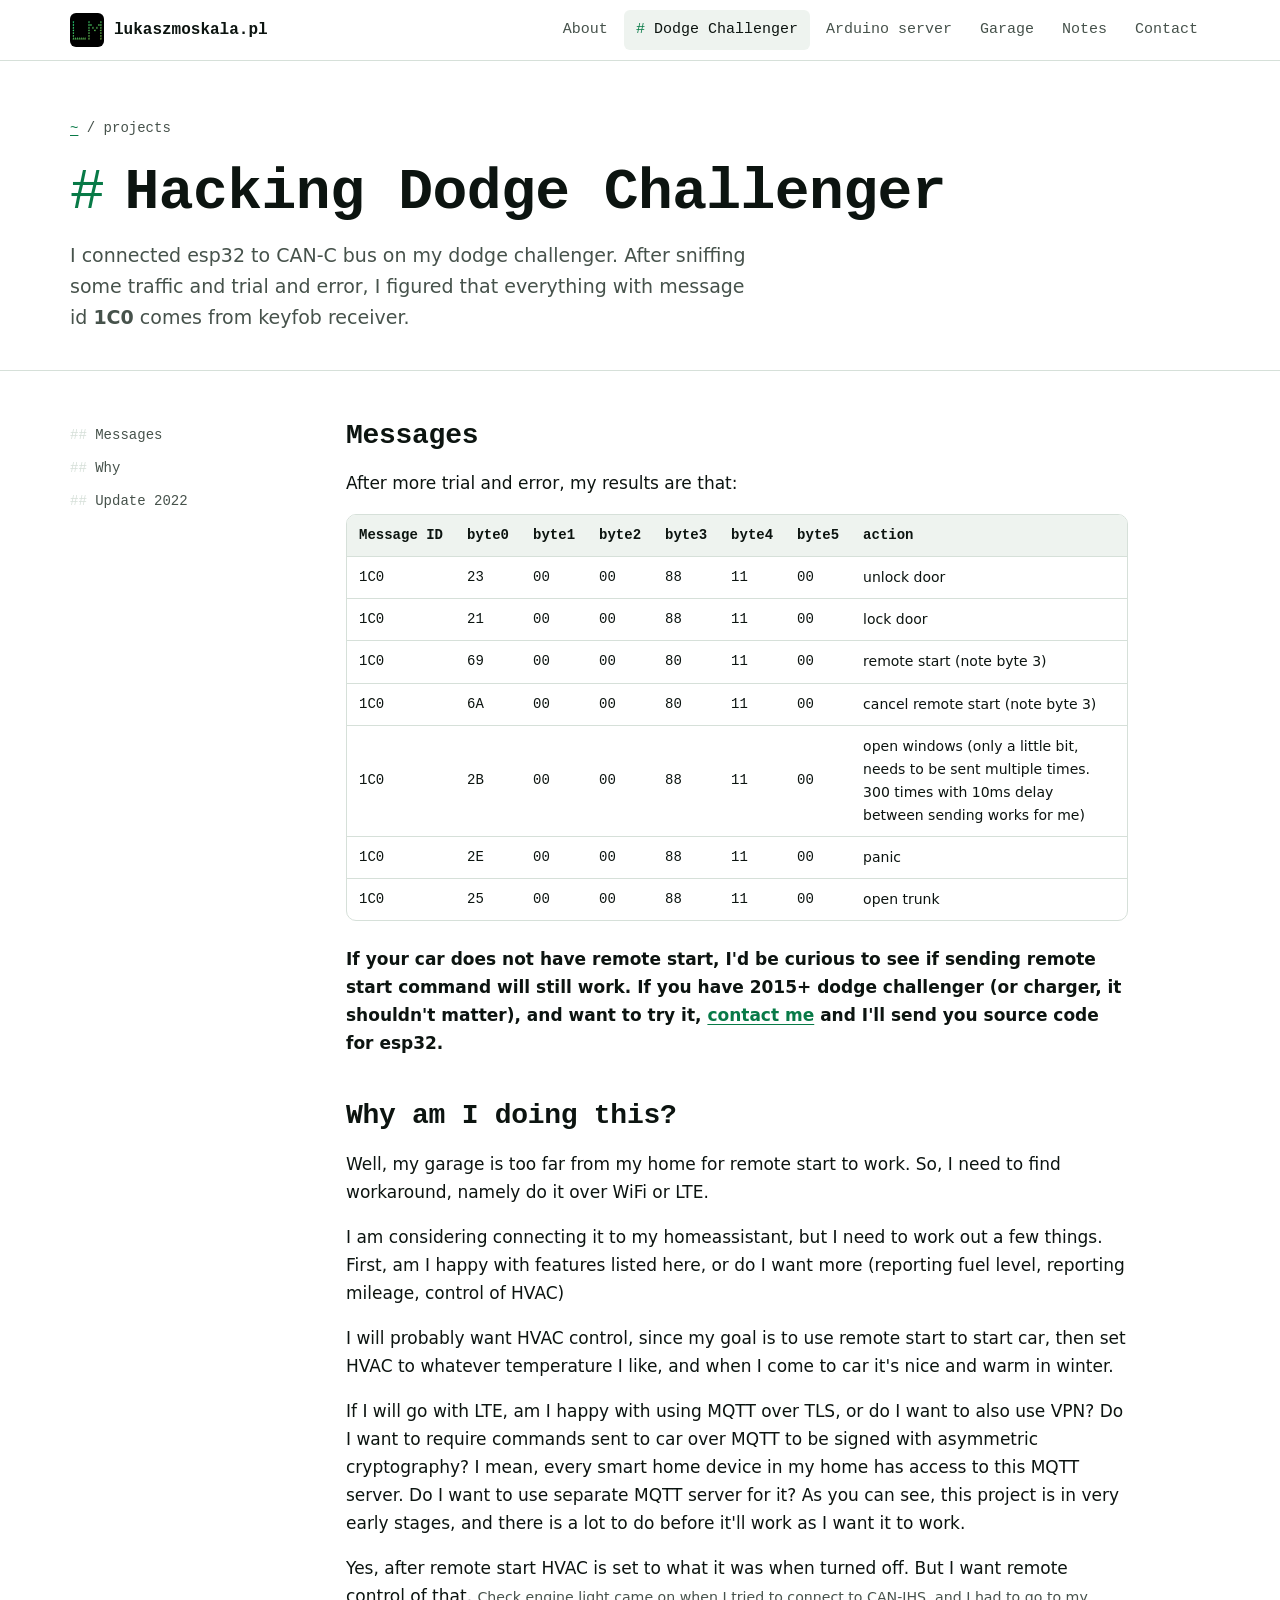
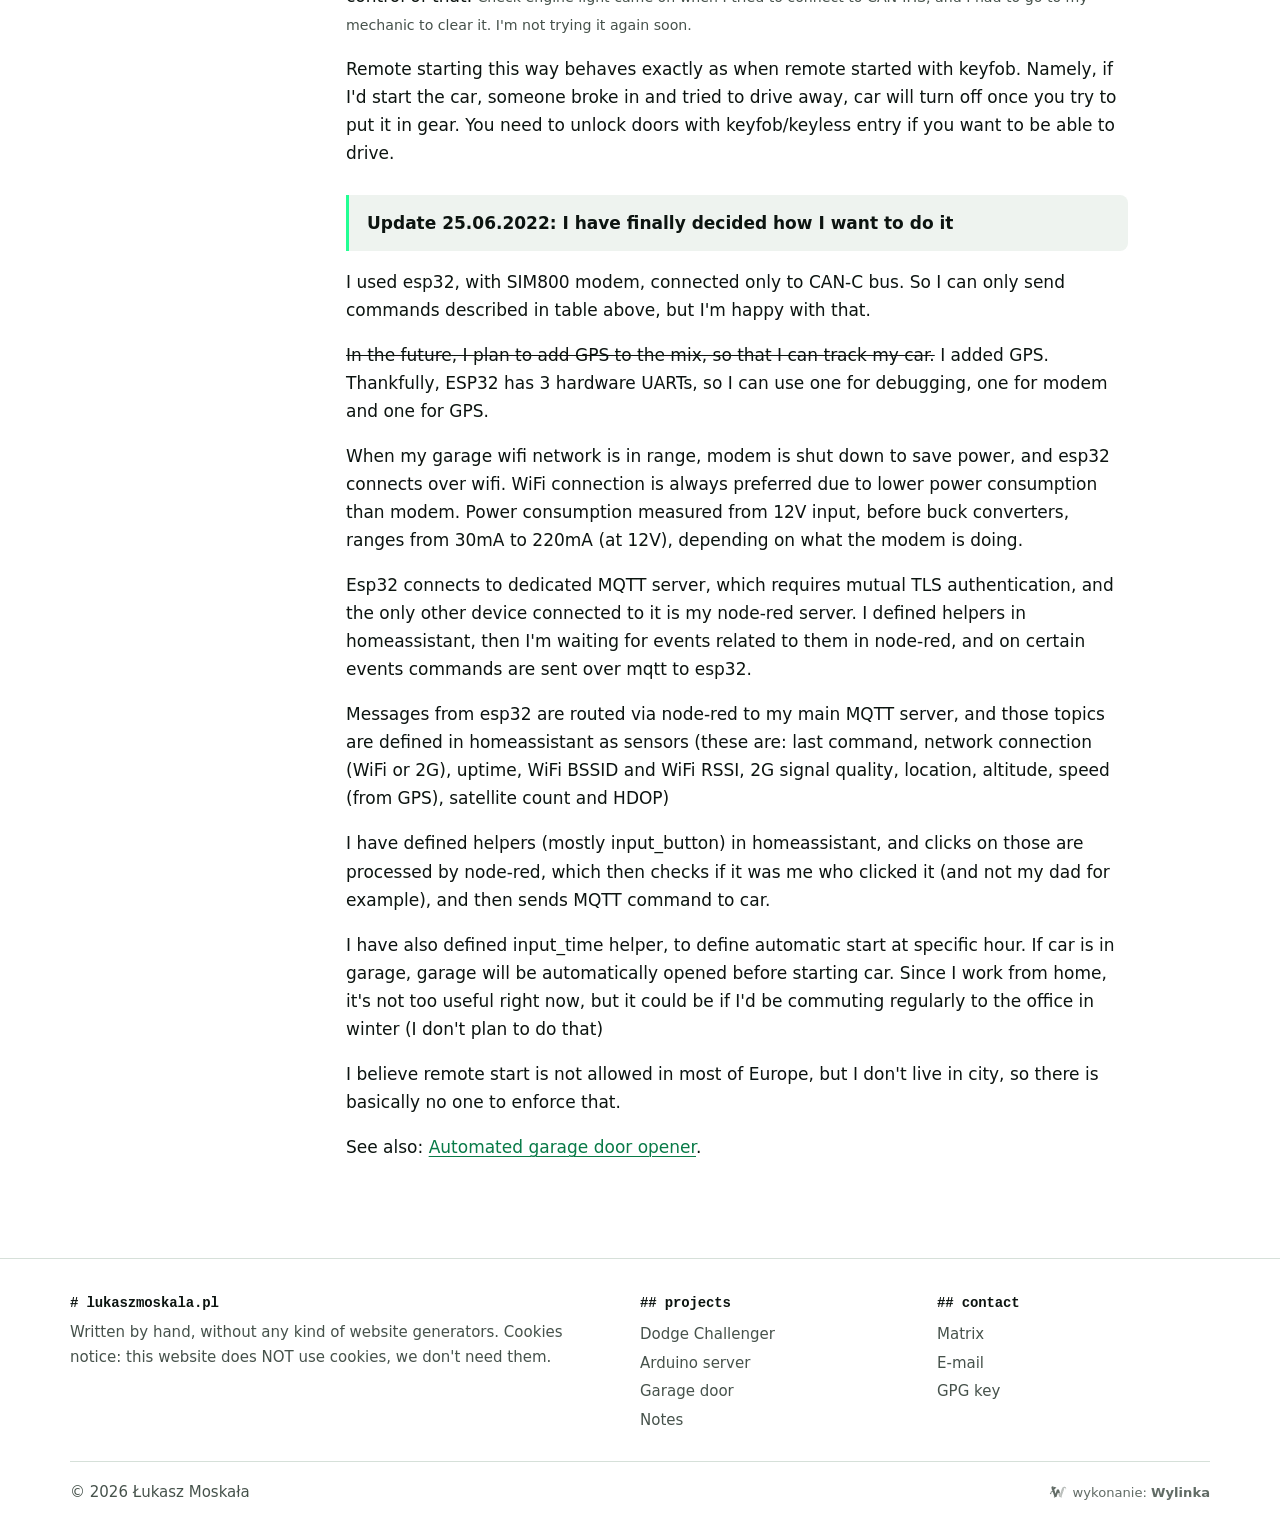
<file: projects/dodge-challenger.html>
<!doctype html>
<html lang="en">
<head>
<meta charset="utf-8">
<meta name="viewport" content="width=device-width,initial-scale=1">
<meta name="robots" content="noindex,nofollow">
<title>Hacking Dodge Challenger - Łukasz Moskała</title>
<meta name="description" content="esp32 connected to the CAN-C bus of a Dodge Challenger: keyfob messages, remote start over WiFi and 2G, GPS, MQTT and homeassistant.">
<link rel="icon" type="image/png" href="../img/favicon.png">
<link rel="stylesheet" href="../style.css">
<style>
.wylinka-badge{display:inline-flex;align-items:center;gap:.4em;color:inherit;text-decoration:none;font-size:.875em;line-height:1;opacity:.85}
.wylinka-badge:hover,.wylinka-badge:focus-visible{opacity:1}
.wylinka-badge:focus-visible{outline:2px solid currentColor;outline-offset:3px;border-radius:2px}
.wylinka-badge svg{width:18px;height:18px;flex:none;overflow:visible}
.wylinka-badge b{font-weight:600}
.wylinka-badge .wy-old{opacity:.45;transform-origin:40px 30px;transition:transform .32s cubic-bezier(.3,.7,.4,1),opacity .32s ease-out}
.wylinka-badge .wy-pod{opacity:0;transition:opacity .2s ease-out .08s}
.wylinka-badge:hover .wy-old,.wylinka-badge:focus-visible .wy-old{transform:translate(9px,7px) rotate(9deg);opacity:0}
.wylinka-badge:hover .wy-pod,.wylinka-badge:focus-visible .wy-pod{opacity:1}
@media (prefers-reduced-motion:reduce){.wylinka-badge .wy-old,.wylinka-badge .wy-pod{transition:none}.wylinka-badge:hover .wy-old,.wylinka-badge:focus-visible .wy-old{transform:none;opacity:.45}.wylinka-badge:hover .wy-pod,.wylinka-badge:focus-visible .wy-pod{opacity:0}}
</style>
</head>
<body>
<a class="skip" href="#main">Skip to content</a>
<header class="top"><div class="wrap">
<a class="brand" href="../index.html"><svg viewBox="-12 -40 174 174" aria-hidden="true"><defs><linearGradient id="hg" x1="0" y1="0" x2="1" y2="1"><stop offset="0" stop-color="#23ff94"/><stop offset="1" stop-color="#a6f75a"/></linearGradient></defs><rect x="-12" y="-40" width="174" height="174" fill="#000"/><path fill="url(#hg)" d="M4.1 2h1.5l-1.1 10h-1.5zM7.5 2h1.5l-1.1 10h-1.5zM1 5h8v1.4h-8zM1 8.6h8v1.4h-8zM4.1 16h1.5l-1.1 10h-1.5zM7.5 16h1.5l-1.1 10h-1.5zM1 19h8v1.4h-8zM1 22.6h8v1.4h-8zM4.1 30h1.5l-1.1 10h-1.5zM7.5 30h1.5l-1.1 10h-1.5zM1 33h8v1.4h-8zM1 36.6h8v1.4h-8zM4.1 44h1.5l-1.1 10h-1.5zM7.5 44h1.5l-1.1 10h-1.5zM1 47h8v1.4h-8zM1 50.6h8v1.4h-8zM4.1 58h1.5l-1.1 10h-1.5zM7.5 58h1.5l-1.1 10h-1.5zM1 61h8v1.4h-8zM1 64.6h8v1.4h-8zM4.1 72h1.5l-1.1 10h-1.5zM7.5 72h1.5l-1.1 10h-1.5zM1 75h8v1.4h-8zM1 78.6h8v1.4h-8zM4.1 86h1.5l-1.1 10h-1.5zM7.5 86h1.5l-1.1 10h-1.5zM1 89h8v1.4h-8zM1 92.6h8v1.4h-8zM14.1 86h1.5l-1.1 10h-1.5zM17.5 86h1.5l-1.1 10h-1.5zM11 89h8v1.4h-8zM11 92.6h8v1.4h-8zM24.1 86h1.5l-1.1 10h-1.5zM27.5 86h1.5l-1.1 10h-1.5zM21 89h8v1.4h-8zM21 92.6h8v1.4h-8zM34.1 86h1.5l-1.1 10h-1.5zM37.5 86h1.5l-1.1 10h-1.5zM31 89h8v1.4h-8zM31 92.6h8v1.4h-8zM44.1 86h1.5l-1.1 10h-1.5zM47.5 86h1.5l-1.1 10h-1.5zM41 89h8v1.4h-8zM41 92.6h8v1.4h-8zM54.1 86h1.5l-1.1 10h-1.5zM57.5 86h1.5l-1.1 10h-1.5zM51 89h8v1.4h-8zM51 92.6h8v1.4h-8zM64.1 86h1.5l-1.1 10h-1.5zM67.5 86h1.5l-1.1 10h-1.5zM61 89h8v1.4h-8zM61 92.6h8v1.4h-8zM84.1 2h1.5l-1.1 10h-1.5zM87.5 2h1.5l-1.1 10h-1.5zM81 5h8v1.4h-8zM81 8.6h8v1.4h-8zM84.1 16h1.5l-1.1 10h-1.5zM87.5 16h1.5l-1.1 10h-1.5zM81 19h8v1.4h-8zM81 22.6h8v1.4h-8zM84.1 30h1.5l-1.1 10h-1.5zM87.5 30h1.5l-1.1 10h-1.5zM81 33h8v1.4h-8zM81 36.6h8v1.4h-8zM84.1 44h1.5l-1.1 10h-1.5zM87.5 44h1.5l-1.1 10h-1.5zM81 47h8v1.4h-8zM81 50.6h8v1.4h-8zM84.1 58h1.5l-1.1 10h-1.5zM87.5 58h1.5l-1.1 10h-1.5zM81 61h8v1.4h-8zM81 64.6h8v1.4h-8zM84.1 72h1.5l-1.1 10h-1.5zM87.5 72h1.5l-1.1 10h-1.5zM81 75h8v1.4h-8zM81 78.6h8v1.4h-8zM84.1 86h1.5l-1.1 10h-1.5zM87.5 86h1.5l-1.1 10h-1.5zM81 89h8v1.4h-8zM81 92.6h8v1.4h-8zM94.1 16h1.5l-1.1 10h-1.5zM97.5 16h1.5l-1.1 10h-1.5zM91 19h8v1.4h-8zM91 22.6h8v1.4h-8zM104.1 30h1.5l-1.1 10h-1.5zM107.5 30h1.5l-1.1 10h-1.5zM101 33h8v1.4h-8zM101 36.6h8v1.4h-8zM114.1 44h1.5l-1.1 10h-1.5zM117.5 44h1.5l-1.1 10h-1.5zM111 47h8v1.4h-8zM111 50.6h8v1.4h-8zM124.1 30h1.5l-1.1 10h-1.5zM127.5 30h1.5l-1.1 10h-1.5zM121 33h8v1.4h-8zM121 36.6h8v1.4h-8zM134.1 16h1.5l-1.1 10h-1.5zM137.5 16h1.5l-1.1 10h-1.5zM131 19h8v1.4h-8zM131 22.6h8v1.4h-8zM144.1 2h1.5l-1.1 10h-1.5zM147.5 2h1.5l-1.1 10h-1.5zM141 5h8v1.4h-8zM141 8.6h8v1.4h-8zM144.1 16h1.5l-1.1 10h-1.5zM147.5 16h1.5l-1.1 10h-1.5zM141 19h8v1.4h-8zM141 22.6h8v1.4h-8zM144.1 30h1.5l-1.1 10h-1.5zM147.5 30h1.5l-1.1 10h-1.5zM141 33h8v1.4h-8zM141 36.6h8v1.4h-8zM144.1 44h1.5l-1.1 10h-1.5zM147.5 44h1.5l-1.1 10h-1.5zM141 47h8v1.4h-8zM141 50.6h8v1.4h-8zM144.1 58h1.5l-1.1 10h-1.5zM147.5 58h1.5l-1.1 10h-1.5zM141 61h8v1.4h-8zM141 64.6h8v1.4h-8zM144.1 72h1.5l-1.1 10h-1.5zM147.5 72h1.5l-1.1 10h-1.5zM141 75h8v1.4h-8zM141 78.6h8v1.4h-8zM144.1 86h1.5l-1.1 10h-1.5zM147.5 86h1.5l-1.1 10h-1.5zM141 89h8v1.4h-8zM141 92.6h8v1.4h-8z"/></svg><span>lukaszmoskala.pl</span></a>
<nav class="nav" aria-label="Main"><a href="../index.html">About</a><a href="../projects/dodge-challenger.html" aria-current="page">Dodge Challenger</a><a href="../projects/arduino-web-server.html">Arduino server</a><a href="../projects/garage-door.html">Garage</a><a href="../notes.html">Notes</a><a href="../index.html#contact">Contact</a></nav>
<details class="menu"><summary aria-label="Menu"># menu</summary><nav class="nav" aria-label="Main mobile"><a href="../index.html">About</a><a href="../projects/dodge-challenger.html" aria-current="page">Dodge Challenger</a><a href="../projects/arduino-web-server.html">Arduino server</a><a href="../projects/garage-door.html">Garage</a><a href="../notes.html">Notes</a><a href="../index.html#contact">Contact</a></nav></details>
</div></header>
<main id="main">

<div class="page-head"><div class="wrap"><div class="crumbs"><a href="../index.html">~</a> / projects</div><h1><span class="hash">#</span>Hacking Dodge Challenger</h1><p>I connected esp32 to CAN-C bus on my dodge challenger. After sniffing some traffic and trial and error, I figured that everything with message id <b>1C0</b> comes from keyfob receiver.</p></div></div>
<div class="article"><div class="wrap"><nav class="toc" aria-label="On this page"><a href="#messages">Messages</a><a href="#why">Why</a><a href="#update-2022">Update 2022</a></nav><div class="prose">
<h2 id="messages">Messages</h2>
<p>After more trial and error, my results are that:</p>
<div class="tbl"><table>
<thead><tr><th>Message ID</th><th>byte0</th><th>byte1</th><th>byte2</th><th>byte3</th><th>byte4</th><th>byte5</th><th>action</th></tr></thead>
<tbody>
<tr><td>1C0</td><td>23</td><td>00</td><td>00</td><td>88</td><td>11</td><td>00</td><td>unlock door</td></tr>
<tr><td>1C0</td><td>21</td><td>00</td><td>00</td><td>88</td><td>11</td><td>00</td><td>lock door</td></tr>
<tr><td>1C0</td><td>69</td><td>00</td><td>00</td><td>80</td><td>11</td><td>00</td><td>remote start (note byte 3)</td></tr>
<tr><td>1C0</td><td>6A</td><td>00</td><td>00</td><td>80</td><td>11</td><td>00</td><td>cancel remote start (note byte 3)</td></tr>
<tr><td>1C0</td><td>2B</td><td>00</td><td>00</td><td>88</td><td>11</td><td>00</td><td>open windows (only a little bit, needs to be sent multiple times. 300 times with 10ms delay between sending works for me)</td></tr>
<tr><td>1C0</td><td>2E</td><td>00</td><td>00</td><td>88</td><td>11</td><td>00</td><td>panic</td></tr>
<tr><td>1C0</td><td>25</td><td>00</td><td>00</td><td>88</td><td>11</td><td>00</td><td>open trunk</td></tr>
</tbody></table></div>
<p><b>If your car does not have remote start, I'd be curious to see if sending remote start command will still work. If you have 2015+ dodge challenger (or charger, it shouldn't matter), and want to try it, <a href="../index.html#contact">contact me</a> and I'll send you source code for esp32.</b></p>
<h2 id="why">Why am I doing this?</h2>
<p>Well, my garage is too far from my home for remote start to work. So, I need to find workaround, namely do it over WiFi or LTE.</p>
<p>I am considering connecting it to my homeassistant, but I need to work out a few things. First, am I happy with features listed here, or do I want more (reporting fuel level, reporting mileage, control of HVAC)</p>
<p>I will probably want HVAC control, since my goal is to use remote start to start car, then set HVAC to whatever temperature I like, and when I come to car it's nice and warm in winter.</p>
<p>If I will go with LTE, am I happy with using MQTT over TLS, or do I want to also use VPN? Do I want to require commands sent to car over MQTT to be signed with asymmetric cryptography? I mean, every smart home device in my home has access to this MQTT server. Do I want to use separate MQTT server for it? As you can see, this project is in very early stages, and there is a lot to do before it'll work as I want it to work.</p>
<p>Yes, after remote start HVAC is set to what it was when turned off. But I want remote control of that. <small>Check engine light came on when I tried to connect to CAN-IHS, and I had to go to my mechanic to clear it. I'm not trying it again soon.</small></p>
<p>Remote starting this way behaves exactly as when remote started with keyfob. Namely, if I'd start the car, someone broke in and tried to drive away, car will turn off once you try to put it in gear. You need to unlock doors with keyfob/keyless entry if you want to be able to drive.</p>
<div class="update" id="update-2022"><p><b>Update 25.06.2022: I have finally decided how I want to do it</b></p></div>
<p>I used esp32, with SIM800 modem, connected only to CAN-C bus. So I can only send commands described in table above, but I'm happy with that.</p>
<p><s>In the future, I plan to add GPS to the mix, so that I can track my car.</s> I added GPS. Thankfully, ESP32 has 3 hardware UARTs, so I can use one for debugging, one for modem and one for GPS.</p>
<p>When my garage wifi network is in range, modem is shut down to save power, and esp32 connects over wifi. WiFi connection is always preferred due to lower power consumption than modem. Power consumption measured from 12V input, before buck converters, ranges from 30mA to 220mA (at 12V), depending on what the modem is doing.</p>
<p>Esp32 connects to dedicated MQTT server, which requires mutual TLS authentication, and the only other device connected to it is my node-red server. I defined helpers in homeassistant, then I'm waiting for events related to them in node-red, and on certain events commands are sent over mqtt to esp32.</p>
<p>Messages from esp32 are routed via node-red to my main MQTT server, and those topics are defined in homeassistant as sensors (these are: last command, network connection (WiFi or 2G), uptime, WiFi BSSID and WiFi RSSI, 2G signal quality, location, altitude, speed (from GPS), satellite count and HDOP)</p>
<p>I have defined helpers (mostly input_button) in homeassistant, and clicks on those are processed by node-red, which then checks if it was me who clicked it (and not my dad for example), and then sends MQTT command to car.</p>
<p>I have also defined input_time helper, to define automatic start at specific hour. If car is in garage, garage will be automatically opened before starting car. Since I work from home, it's not too useful right now, but it could be if I'd be commuting regularly to the office in winter (I don't plan to do that)</p>
<p>I believe remote start is not allowed in most of Europe, but I don't live in city, so there is basically no one to enforce that.</p>
<p>See also: <a href="garage-door.html">Automated garage door opener</a>.</p>
</div></div></div>
</main>
<footer class="foot"><div class="wrap">
<div class="grid">
<div><h4># lukaszmoskala.pl</h4><p>Written by hand, without any kind of website generators. Cookies notice: this website does NOT use cookies, we don't need them.</p></div>
<div><h4>## projects</h4><a href="../projects/dodge-challenger.html">Dodge Challenger</a><a href="../projects/arduino-web-server.html">Arduino server</a><a href="../projects/garage-door.html">Garage door</a><a href="../notes.html">Notes</a></div>
<div><h4>## contact</h4><a href="https://matrix.to/#/@rezystor:im.mlody.eu" rel="noopener">Matrix</a><a href="../index.html#contact">E-mail</a><a href="https://lukaszmoskala.pl/gpg.asc" rel="noopener">GPG key</a></div>
</div>
<div class="bottom"><span>&copy; 2026 Łukasz Moskała</span><a class="wylinka-badge" href="https://wylinka.pl/?utm_source=lukaszmoskala.pl&amp;utm_medium=stopka&amp;utm_campaign=wykonanie" rel="noopener" title="Strona wykonana przez Wylinka"><svg viewBox="0 0 64 64" aria-hidden="true" focusable="false" fill="currentColor"><path d="M9.8 22.8l-1.2-7.9 2.2-3.7 15.5 4.6-.5 1.5-7.2 5.5 4.7 15.6 5-15.6 7 0 4.1 12.7-4.2-.9-2.6 1.8-.8-2.2-5.3 15.6-4.3 0 .4 .2-2.1 2.8-1.3-1.1 1.1-1.4-3.1 .2-.1-1.7 2.2-.1-5.7-16.5-4.8 .6-.8 3.1 0 .5-.3 .5 .8 2.2-1.6 .5-.4-1.3-.8 1.6-1.5-.8 .8-1.6-1.4 .6-.6-1.6 2.3-.8 .2-.4 1.3-4.8 5.9-.8-2.4-6.9zM15.2 13.7l-.1-.4-.4 .8-.1 .8 .1 1 .1 .4 .3 .7 .3-.9 .1-.7 0-.8z"/><path class="wy-pod" d="M37.1 49.8l-4.5-13.3 2.6-1.8 4.2 .9 .9 2.8 3-9.7 0-.5 .1-.8 3.2-8.4 .5-1 .6-1 .9-1.1 1.3-1 1.1-.7 1.4-.5 1.4-.3 .7 0 .9 0 1.2 .3 1.4 .6 .8 .5 .7 .7 .6 .7 .5 .9 .3 .9 .1 .9 0 .8-.2 .9-.5 .9-.5 .6-.7 .5-.7 .3-.1-.1 0-.1 .5-.5 .3-.7 .2-.5 0-.6-.1-.6-.3-.7-.4-.5-.4-.4-.5-.3-.6-.3-.7 0-.7 .1-.6 .1-.5 .4-.5 .5-.3 .5-.2 .7-.1 1.5-1.4 5.1-.8 3.3-.3 .7-.5 .7-6 17.5 1.9 .1-.1 1.7-3.1-.2 1.1 1.4-1.3 1.1-2.1-2.8 .4-.2z"/><path class="wy-old" d="M40.8 50l.4-.2-4.1 0-4.2-12.5 2.5-1.7 4.3 .9 .6 1.9 .6-1.6 0-.3 2.4-7.8 0-.5 .1-.8 3.2-8.4 .4-.8 .6-.9 .9-1.2 .9-.9 1.3-.8 1.4-.6 1.2-.3 1.4-.1 1.3 .1 .6 .2 .8 .3 1.1 .6 .9 .7 .7 .9 .5 .9 .3 .9 .1 1.1-.1 .9-.3 .9-.4 .7-.6 .7-.6 .4-.6 .2-.1-.1 0-.1 .5-.5 .3-.7 .2-.5 0-.5-.1-.6-.2-.6-.3-.5-.4-.5-.5-.3-.6-.3-.7-.1-.6 0-.6 .1-.6 .3-.6 .5-.3 .4-.2 .5-.1 .5-.1 1.5-1.4 5.1-.8 3.3-.3 .7-.5 .7-6 17.5 1.9 .1-.1 1.7-3.1-.2 1.1 1.4-1.3 1.1zM49.6 17.1l.6 1.7-1.5 1.9 .4 .4 1.8-2.1-.7-2.1zM48.1 28.3l.5 1.8-1.7 1.8 .4 .4 1.9-2-.6-2.2zM37.9 41.7l1.7-1.5-.4-.4-1.7 1.4zM42.6 38.7l-1.5 2.8 1.1 2-1.3 2.6 .5 .2 1.5-2.8-1.1-2 1.4-2.5z"/></svg><span>wykonanie: <b>Wylinka</b></span></a></div>
</div></footer>

</body>
</html>
</file>
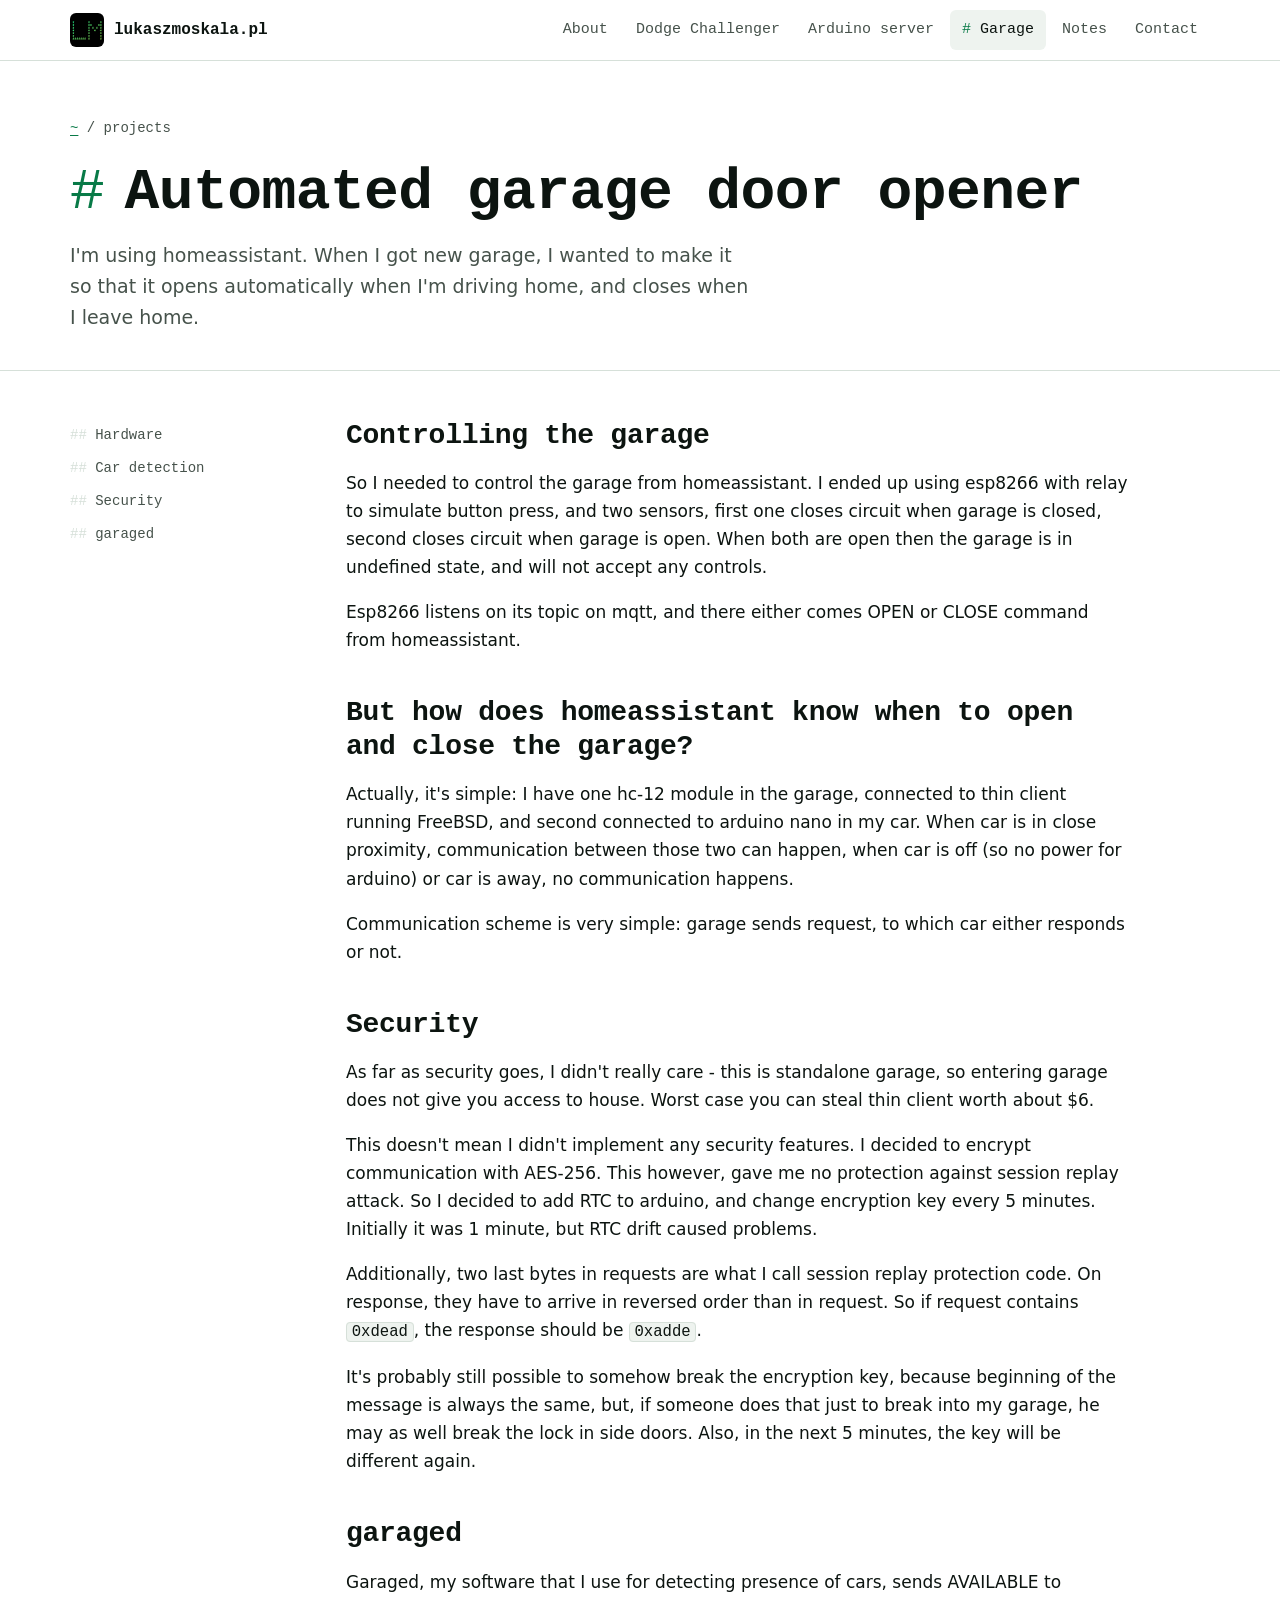
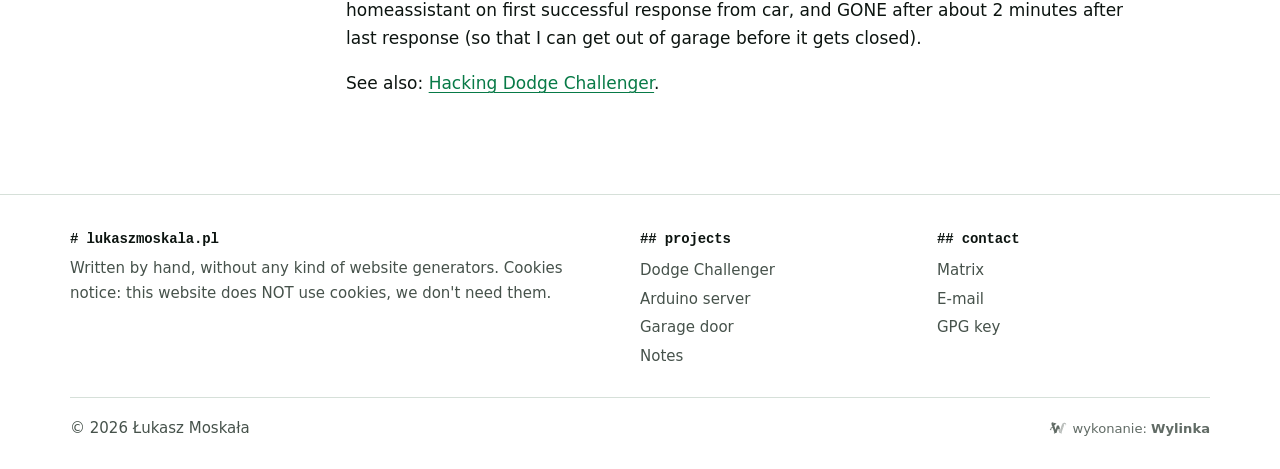
<file: projects/garage-door.html>
<!doctype html>
<html lang="en">
<head>
<meta charset="utf-8">
<meta name="viewport" content="width=device-width,initial-scale=1">
<meta name="robots" content="noindex,nofollow">
<title>Automated garage door opener - Łukasz Moskała</title>
<meta name="description" content="Garage door that opens when the car is driving home: homeassistant, esp8266 with relay, hc-12 radio, AES-256 with rotating keys.">
<link rel="icon" type="image/png" href="../img/favicon.png">
<link rel="stylesheet" href="../style.css">
<style>
.wylinka-badge{display:inline-flex;align-items:center;gap:.4em;color:inherit;text-decoration:none;font-size:.875em;line-height:1;opacity:.85}
.wylinka-badge:hover,.wylinka-badge:focus-visible{opacity:1}
.wylinka-badge:focus-visible{outline:2px solid currentColor;outline-offset:3px;border-radius:2px}
.wylinka-badge svg{width:18px;height:18px;flex:none;overflow:visible}
.wylinka-badge b{font-weight:600}
.wylinka-badge .wy-old{opacity:.45;transform-origin:40px 30px;transition:transform .32s cubic-bezier(.3,.7,.4,1),opacity .32s ease-out}
.wylinka-badge .wy-pod{opacity:0;transition:opacity .2s ease-out .08s}
.wylinka-badge:hover .wy-old,.wylinka-badge:focus-visible .wy-old{transform:translate(9px,7px) rotate(9deg);opacity:0}
.wylinka-badge:hover .wy-pod,.wylinka-badge:focus-visible .wy-pod{opacity:1}
@media (prefers-reduced-motion:reduce){.wylinka-badge .wy-old,.wylinka-badge .wy-pod{transition:none}.wylinka-badge:hover .wy-old,.wylinka-badge:focus-visible .wy-old{transform:none;opacity:.45}.wylinka-badge:hover .wy-pod,.wylinka-badge:focus-visible .wy-pod{opacity:0}}
</style>
</head>
<body>
<a class="skip" href="#main">Skip to content</a>
<header class="top"><div class="wrap">
<a class="brand" href="../index.html"><svg viewBox="-12 -40 174 174" aria-hidden="true"><defs><linearGradient id="hg" x1="0" y1="0" x2="1" y2="1"><stop offset="0" stop-color="#23ff94"/><stop offset="1" stop-color="#a6f75a"/></linearGradient></defs><rect x="-12" y="-40" width="174" height="174" fill="#000"/><path fill="url(#hg)" d="M4.1 2h1.5l-1.1 10h-1.5zM7.5 2h1.5l-1.1 10h-1.5zM1 5h8v1.4h-8zM1 8.6h8v1.4h-8zM4.1 16h1.5l-1.1 10h-1.5zM7.5 16h1.5l-1.1 10h-1.5zM1 19h8v1.4h-8zM1 22.6h8v1.4h-8zM4.1 30h1.5l-1.1 10h-1.5zM7.5 30h1.5l-1.1 10h-1.5zM1 33h8v1.4h-8zM1 36.6h8v1.4h-8zM4.1 44h1.5l-1.1 10h-1.5zM7.5 44h1.5l-1.1 10h-1.5zM1 47h8v1.4h-8zM1 50.6h8v1.4h-8zM4.1 58h1.5l-1.1 10h-1.5zM7.5 58h1.5l-1.1 10h-1.5zM1 61h8v1.4h-8zM1 64.6h8v1.4h-8zM4.1 72h1.5l-1.1 10h-1.5zM7.5 72h1.5l-1.1 10h-1.5zM1 75h8v1.4h-8zM1 78.6h8v1.4h-8zM4.1 86h1.5l-1.1 10h-1.5zM7.5 86h1.5l-1.1 10h-1.5zM1 89h8v1.4h-8zM1 92.6h8v1.4h-8zM14.1 86h1.5l-1.1 10h-1.5zM17.5 86h1.5l-1.1 10h-1.5zM11 89h8v1.4h-8zM11 92.6h8v1.4h-8zM24.1 86h1.5l-1.1 10h-1.5zM27.5 86h1.5l-1.1 10h-1.5zM21 89h8v1.4h-8zM21 92.6h8v1.4h-8zM34.1 86h1.5l-1.1 10h-1.5zM37.5 86h1.5l-1.1 10h-1.5zM31 89h8v1.4h-8zM31 92.6h8v1.4h-8zM44.1 86h1.5l-1.1 10h-1.5zM47.5 86h1.5l-1.1 10h-1.5zM41 89h8v1.4h-8zM41 92.6h8v1.4h-8zM54.1 86h1.5l-1.1 10h-1.5zM57.5 86h1.5l-1.1 10h-1.5zM51 89h8v1.4h-8zM51 92.6h8v1.4h-8zM64.1 86h1.5l-1.1 10h-1.5zM67.5 86h1.5l-1.1 10h-1.5zM61 89h8v1.4h-8zM61 92.6h8v1.4h-8zM84.1 2h1.5l-1.1 10h-1.5zM87.5 2h1.5l-1.1 10h-1.5zM81 5h8v1.4h-8zM81 8.6h8v1.4h-8zM84.1 16h1.5l-1.1 10h-1.5zM87.5 16h1.5l-1.1 10h-1.5zM81 19h8v1.4h-8zM81 22.6h8v1.4h-8zM84.1 30h1.5l-1.1 10h-1.5zM87.5 30h1.5l-1.1 10h-1.5zM81 33h8v1.4h-8zM81 36.6h8v1.4h-8zM84.1 44h1.5l-1.1 10h-1.5zM87.5 44h1.5l-1.1 10h-1.5zM81 47h8v1.4h-8zM81 50.6h8v1.4h-8zM84.1 58h1.5l-1.1 10h-1.5zM87.5 58h1.5l-1.1 10h-1.5zM81 61h8v1.4h-8zM81 64.6h8v1.4h-8zM84.1 72h1.5l-1.1 10h-1.5zM87.5 72h1.5l-1.1 10h-1.5zM81 75h8v1.4h-8zM81 78.6h8v1.4h-8zM84.1 86h1.5l-1.1 10h-1.5zM87.5 86h1.5l-1.1 10h-1.5zM81 89h8v1.4h-8zM81 92.6h8v1.4h-8zM94.1 16h1.5l-1.1 10h-1.5zM97.5 16h1.5l-1.1 10h-1.5zM91 19h8v1.4h-8zM91 22.6h8v1.4h-8zM104.1 30h1.5l-1.1 10h-1.5zM107.5 30h1.5l-1.1 10h-1.5zM101 33h8v1.4h-8zM101 36.6h8v1.4h-8zM114.1 44h1.5l-1.1 10h-1.5zM117.5 44h1.5l-1.1 10h-1.5zM111 47h8v1.4h-8zM111 50.6h8v1.4h-8zM124.1 30h1.5l-1.1 10h-1.5zM127.5 30h1.5l-1.1 10h-1.5zM121 33h8v1.4h-8zM121 36.6h8v1.4h-8zM134.1 16h1.5l-1.1 10h-1.5zM137.5 16h1.5l-1.1 10h-1.5zM131 19h8v1.4h-8zM131 22.6h8v1.4h-8zM144.1 2h1.5l-1.1 10h-1.5zM147.5 2h1.5l-1.1 10h-1.5zM141 5h8v1.4h-8zM141 8.6h8v1.4h-8zM144.1 16h1.5l-1.1 10h-1.5zM147.5 16h1.5l-1.1 10h-1.5zM141 19h8v1.4h-8zM141 22.6h8v1.4h-8zM144.1 30h1.5l-1.1 10h-1.5zM147.5 30h1.5l-1.1 10h-1.5zM141 33h8v1.4h-8zM141 36.6h8v1.4h-8zM144.1 44h1.5l-1.1 10h-1.5zM147.5 44h1.5l-1.1 10h-1.5zM141 47h8v1.4h-8zM141 50.6h8v1.4h-8zM144.1 58h1.5l-1.1 10h-1.5zM147.5 58h1.5l-1.1 10h-1.5zM141 61h8v1.4h-8zM141 64.6h8v1.4h-8zM144.1 72h1.5l-1.1 10h-1.5zM147.5 72h1.5l-1.1 10h-1.5zM141 75h8v1.4h-8zM141 78.6h8v1.4h-8zM144.1 86h1.5l-1.1 10h-1.5zM147.5 86h1.5l-1.1 10h-1.5zM141 89h8v1.4h-8zM141 92.6h8v1.4h-8z"/></svg><span>lukaszmoskala.pl</span></a>
<nav class="nav" aria-label="Main"><a href="../index.html">About</a><a href="../projects/dodge-challenger.html">Dodge Challenger</a><a href="../projects/arduino-web-server.html">Arduino server</a><a href="../projects/garage-door.html" aria-current="page">Garage</a><a href="../notes.html">Notes</a><a href="../index.html#contact">Contact</a></nav>
<details class="menu"><summary aria-label="Menu"># menu</summary><nav class="nav" aria-label="Main mobile"><a href="../index.html">About</a><a href="../projects/dodge-challenger.html">Dodge Challenger</a><a href="../projects/arduino-web-server.html">Arduino server</a><a href="../projects/garage-door.html" aria-current="page">Garage</a><a href="../notes.html">Notes</a><a href="../index.html#contact">Contact</a></nav></details>
</div></header>
<main id="main">

<div class="page-head"><div class="wrap"><div class="crumbs"><a href="../index.html">~</a> / projects</div><h1><span class="hash">#</span>Automated garage door opener</h1><p>I'm using homeassistant. When I got new garage, I wanted to make it so that it opens automatically when I'm driving home, and closes when I leave home.</p></div></div>
<div class="article"><div class="wrap"><nav class="toc" aria-label="On this page"><a href="#hardware">Hardware</a><a href="#detection">Car detection</a><a href="#security">Security</a><a href="#garaged">garaged</a></nav><div class="prose">
<h2 id="hardware">Controlling the garage</h2>
<p>So I needed to control the garage from homeassistant. I ended up using esp8266 with relay to simulate button press, and two sensors, first one closes circuit when garage is closed, second closes circuit when garage is open. When both are open then the garage is in undefined state, and will not accept any controls.</p>
<p>Esp8266 listens on its topic on mqtt, and there either comes OPEN or CLOSE command from homeassistant.</p>
<h2 id="detection">But how does homeassistant know when to open and close the garage?</h2>
<p>Actually, it's simple: I have one hc-12 module in the garage, connected to thin client running FreeBSD, and second connected to arduino nano in my car. When car is in close proximity, communication between those two can happen, when car is off (so no power for arduino) or car is away, no communication happens.</p>
<p>Communication scheme is very simple: garage sends request, to which car either responds or not.</p>
<h2 id="security">Security</h2>
<p>As far as security goes, I didn't really care - this is standalone garage, so entering garage does not give you access to house. Worst case you can steal thin client worth about $6.</p>
<p>This doesn't mean I didn't implement any security features. I decided to encrypt communication with AES-256. This however, gave me no protection against session replay attack. So I decided to add RTC to arduino, and change encryption key every 5 minutes. Initially it was 1 minute, but RTC drift caused problems.</p>
<p>Additionally, two last bytes in requests are what I call session replay protection code. On response, they have to arrive in reversed order than in request. So if request contains <code>0xdead</code>, the response should be <code>0xadde</code>.</p>
<p>It's probably still possible to somehow break the encryption key, because beginning of the message is always the same, but, if someone does that just to break into my garage, he may as well break the lock in side doors. Also, in the next 5 minutes, the key will be different again.</p>
<h2 id="garaged">garaged</h2>
<p>Garaged, my software that I use for detecting presence of cars, sends AVAILABLE to homeassistant on first successful response from car, and GONE after about 2 minutes after last response (so that I can get out of garage before it gets closed).</p>
<p>See also: <a href="dodge-challenger.html">Hacking Dodge Challenger</a>.</p>
</div></div></div>
</main>
<footer class="foot"><div class="wrap">
<div class="grid">
<div><h4># lukaszmoskala.pl</h4><p>Written by hand, without any kind of website generators. Cookies notice: this website does NOT use cookies, we don't need them.</p></div>
<div><h4>## projects</h4><a href="../projects/dodge-challenger.html">Dodge Challenger</a><a href="../projects/arduino-web-server.html">Arduino server</a><a href="../projects/garage-door.html">Garage door</a><a href="../notes.html">Notes</a></div>
<div><h4>## contact</h4><a href="https://matrix.to/#/@rezystor:im.mlody.eu" rel="noopener">Matrix</a><a href="../index.html#contact">E-mail</a><a href="https://lukaszmoskala.pl/gpg.asc" rel="noopener">GPG key</a></div>
</div>
<div class="bottom"><span>&copy; 2026 Łukasz Moskała</span><a class="wylinka-badge" href="https://wylinka.pl/?utm_source=lukaszmoskala.pl&amp;utm_medium=stopka&amp;utm_campaign=wykonanie" rel="noopener" title="Strona wykonana przez Wylinka"><svg viewBox="0 0 64 64" aria-hidden="true" focusable="false" fill="currentColor"><path d="M9.8 22.8l-1.2-7.9 2.2-3.7 15.5 4.6-.5 1.5-7.2 5.5 4.7 15.6 5-15.6 7 0 4.1 12.7-4.2-.9-2.6 1.8-.8-2.2-5.3 15.6-4.3 0 .4 .2-2.1 2.8-1.3-1.1 1.1-1.4-3.1 .2-.1-1.7 2.2-.1-5.7-16.5-4.8 .6-.8 3.1 0 .5-.3 .5 .8 2.2-1.6 .5-.4-1.3-.8 1.6-1.5-.8 .8-1.6-1.4 .6-.6-1.6 2.3-.8 .2-.4 1.3-4.8 5.9-.8-2.4-6.9zM15.2 13.7l-.1-.4-.4 .8-.1 .8 .1 1 .1 .4 .3 .7 .3-.9 .1-.7 0-.8z"/><path class="wy-pod" d="M37.1 49.8l-4.5-13.3 2.6-1.8 4.2 .9 .9 2.8 3-9.7 0-.5 .1-.8 3.2-8.4 .5-1 .6-1 .9-1.1 1.3-1 1.1-.7 1.4-.5 1.4-.3 .7 0 .9 0 1.2 .3 1.4 .6 .8 .5 .7 .7 .6 .7 .5 .9 .3 .9 .1 .9 0 .8-.2 .9-.5 .9-.5 .6-.7 .5-.7 .3-.1-.1 0-.1 .5-.5 .3-.7 .2-.5 0-.6-.1-.6-.3-.7-.4-.5-.4-.4-.5-.3-.6-.3-.7 0-.7 .1-.6 .1-.5 .4-.5 .5-.3 .5-.2 .7-.1 1.5-1.4 5.1-.8 3.3-.3 .7-.5 .7-6 17.5 1.9 .1-.1 1.7-3.1-.2 1.1 1.4-1.3 1.1-2.1-2.8 .4-.2z"/><path class="wy-old" d="M40.8 50l.4-.2-4.1 0-4.2-12.5 2.5-1.7 4.3 .9 .6 1.9 .6-1.6 0-.3 2.4-7.8 0-.5 .1-.8 3.2-8.4 .4-.8 .6-.9 .9-1.2 .9-.9 1.3-.8 1.4-.6 1.2-.3 1.4-.1 1.3 .1 .6 .2 .8 .3 1.1 .6 .9 .7 .7 .9 .5 .9 .3 .9 .1 1.1-.1 .9-.3 .9-.4 .7-.6 .7-.6 .4-.6 .2-.1-.1 0-.1 .5-.5 .3-.7 .2-.5 0-.5-.1-.6-.2-.6-.3-.5-.4-.5-.5-.3-.6-.3-.7-.1-.6 0-.6 .1-.6 .3-.6 .5-.3 .4-.2 .5-.1 .5-.1 1.5-1.4 5.1-.8 3.3-.3 .7-.5 .7-6 17.5 1.9 .1-.1 1.7-3.1-.2 1.1 1.4-1.3 1.1zM49.6 17.1l.6 1.7-1.5 1.9 .4 .4 1.8-2.1-.7-2.1zM48.1 28.3l.5 1.8-1.7 1.8 .4 .4 1.9-2-.6-2.2zM37.9 41.7l1.7-1.5-.4-.4-1.7 1.4zM42.6 38.7l-1.5 2.8 1.1 2-1.3 2.6 .5 .2 1.5-2.8-1.1-2 1.4-2.5z"/></svg><span>wykonanie: <b>Wylinka</b></span></a></div>
</div></footer>

</body>
</html>
</file>
<file: style.css>
:root{
  --bg:#ffffff;
  --alt:#eef3ef;
  --ink:#0c1410;
  --muted:#46524b;
  --line:#d6e0d9;
  --link:#087a47;
  --g1:#23ff94;
  --g2:#6ffc6b;
  --term:#0b0f0d;
  --term-ink:#cfd8d2;
  --head:#0c1410;
  --mono:ui-monospace,"Cascadia Mono","SF Mono","Ubuntu Mono",Menlo,Consolas,monospace;
  --sans:system-ui,-apple-system,"Segoe UI",Roboto,"Helvetica Neue",Arial,sans-serif;
  --w:1180px;
  color-scheme:light dark;
}
/* his dark.css lives on as the system dark mode */
@media (prefers-color-scheme:dark){
  :root{--bg:#000;--alt:#161816;--ink:#cccccc;--muted:#a3aaa5;--line:#2c312d;--link:lime;--head:cyan;--term:#111;}
}
*,*::before,*::after{box-sizing:border-box}
html{-webkit-text-size-adjust:100%;scroll-behavior:smooth}
body{margin:0;background:var(--bg);color:var(--ink);font:17px/1.65 var(--sans);overflow-x:hidden}
img{max-width:100%;height:auto;display:block}
a{color:var(--link);text-underline-offset:3px;text-decoration-thickness:1px}
a:hover{text-decoration-thickness:2px}
h1,h2,h3,h4{font-family:var(--mono);color:var(--head);line-height:1.2;letter-spacing:-.01em;margin:0 0 .6em}
h2{font-size:clamp(26px,3.2vw,38px)}
h3{font-size:21px;margin-top:1.6em}
h4{font-size:17px;margin-top:1.4em}
.hash{color:var(--link);font-weight:400;margin-right:.35em;user-select:none}
p{margin:0 0 1em}
code,kbd{font-family:var(--mono);font-size:.92em;background:var(--alt);border:1px solid var(--line);border-radius:4px;padding:0 .3em}
.wrap{max-width:var(--w);margin:0 auto;padding:0 20px}
.skip{position:absolute;left:-999px}
.skip:focus{left:12px;top:12px;background:var(--ink);color:var(--bg);padding:8px 12px;z-index:50}

/* header */
.top{position:sticky;top:0;z-index:20;background:color-mix(in srgb,var(--bg) 92%,transparent);backdrop-filter:blur(8px);border-bottom:1px solid var(--line)}
.top .wrap{display:flex;align-items:center;justify-content:space-between;height:60px;gap:16px}
.brand{display:flex;align-items:center;gap:10px;color:var(--ink);text-decoration:none;font-family:var(--mono);font-weight:700;font-size:16px}
.brand svg{width:34px;height:34px;border-radius:6px;flex:none}
.nav{display:flex;gap:4px}
.nav a{font-family:var(--mono);font-size:15px;color:var(--muted);text-decoration:none;padding:8px 12px;border-radius:6px}
.nav a:hover{color:var(--ink);background:var(--alt)}
.nav a[aria-current="page"]{color:var(--ink);background:var(--alt)}
.nav a[aria-current="page"]::before{content:"# ";color:var(--link)}
.menu{display:none}
@media (max-width:860px){
  .nav{display:none}
  .menu{display:block;position:relative}
  .menu summary{list-style:none;cursor:pointer;font-family:var(--mono);font-size:15px;border:1px solid var(--line);border-radius:6px;padding:7px 12px;color:var(--ink)}
  .menu summary::-webkit-details-marker{display:none}
  .menu[open] summary{background:var(--alt)}
  .menu .nav{display:flex;flex-direction:column;position:absolute;right:0;top:46px;width:min(300px,calc(100vw - 40px));background:var(--bg);border:1px solid var(--line);border-radius:10px;padding:8px;box-shadow:0 18px 40px rgba(0,0,0,.14)}
  .menu .nav a{padding:12px 14px;font-size:16px}
}

/* hero */
.hero{border-bottom:1px solid var(--line);position:relative;overflow:hidden;background:
radial-gradient(ellipse 60% 70% at 78% 50%,color-mix(in srgb,var(--g1) 16%,transparent),transparent 70%),var(--bg)}
.hero::before{content:"";position:absolute;inset:0;pointer-events:none;opacity:.5;
background-image:url("data:image/svg+xml,%3Csvg xmlns='http://www.w3.org/2000/svg' width='40' height='40'%3E%3Ctext x='14' y='26' font-family='monospace' font-size='16' fill='%23087a47' fill-opacity='.14'%3E%23%3C/text%3E%3C/svg%3E");
-webkit-mask-image:linear-gradient(90deg,transparent 0,#000 45%,#000 100%);mask-image:linear-gradient(90deg,transparent 0,#000 45%,#000 100%)}
.hero .wrap{position:relative}
.hero .wrap{display:grid;grid-template-columns:1.05fr .95fr;gap:56px;align-items:center;min-height:calc(100svh - 60px);padding-top:40px;padding-bottom:40px}
.hero h1{font-size:clamp(40px,4.6vw,66px);margin:0 0 18px}
.lead{font-size:clamp(18px,1.6vw,21px);color:var(--muted);max-width:34em;margin-bottom:26px}
.lead b{color:var(--ink)}
.cta{display:flex;flex-wrap:wrap;gap:12px;align-items:center}
.btn{display:inline-flex;align-items:center;gap:.5em;font-family:var(--mono);font-weight:700;font-size:16px;text-decoration:none;border-radius:8px;padding:14px 22px;border:1px solid transparent}
.btn-main{background:linear-gradient(90deg,var(--g1),var(--g2));color:#06100a}
.btn-main:hover{filter:brightness(.95);text-decoration:none}
.btn-ghost{border-color:var(--line);color:var(--ink)}
.btn-ghost:hover{background:var(--alt)}
.chips{list-style:none;padding:0;margin:26px 0 0;display:flex;flex-wrap:wrap;gap:8px}
.chips li{font-family:var(--mono);font-size:14px;border:1px solid var(--line);border-radius:999px;padding:4px 12px;color:var(--muted)}

.term{background:var(--term);color:var(--term-ink);border-radius:14px;overflow:hidden;box-shadow:0 30px 60px -20px rgba(6,40,20,.35);font-family:var(--mono);font-size:14px;line-height:1.55}
.term-bar{display:flex;align-items:center;gap:7px;padding:11px 14px;border-bottom:1px solid #1f2622;color:#7d8a82;font-size:13px}
.term-bar i{width:10px;height:10px;border-radius:50%;background:#2a332e;display:block}
.term-bar span{margin-left:8px}
.term-body{padding:22px 22px 24px}
.term-body .logo{width:100%;max-width:330px;margin:0 auto 22px;display:block}
.term pre{margin:0;white-space:pre-wrap;word-break:break-word;font:inherit}
.term .p{color:var(--g1)}
.term .k{color:#8fa198}
.term .v{color:#e9f2ec}

/* sections */
section{padding:88px 0}
section.alt{background:var(--alt)}
.sec-head{display:flex;align-items:end;justify-content:space-between;gap:20px;margin-bottom:30px}
.sec-head p{color:var(--muted);margin:0;max-width:34em}
.rule{font-family:var(--mono);color:color-mix(in srgb,var(--link) 35%,transparent);overflow:hidden;white-space:nowrap;letter-spacing:.2em;user-select:none;line-height:1;margin:0 0 28px}
.cols{display:grid;grid-template-columns:1fr 1fr;gap:20px 56px}
.prose{max-width:46em}
.prose small{color:var(--muted)}

/* project cards (swipe) */
.rail-wrap{position:relative}
.rail{display:grid;grid-auto-flow:column;grid-auto-columns:minmax(300px,calc((100% - 48px)/3));gap:24px;overflow-x:auto;scroll-snap-type:x mandatory;padding:4px 2px 18px;scrollbar-width:thin;cursor:grab;overscroll-behavior-x:contain}
.rail.drag{cursor:grabbing;scroll-snap-type:none;user-select:none}
.rail>*{scroll-snap-align:start}
.card{display:flex;flex-direction:column;background:var(--bg);border:1px solid var(--line);border-radius:14px;overflow:hidden;text-decoration:none;color:var(--ink);transition:border-color .2s,transform .2s}
.card:hover{border-color:var(--link);transform:translateY(-2px)}
.card .shot{aspect-ratio:16/9;background:var(--term);color:var(--term-ink);font-family:var(--mono);font-size:14px;display:flex;flex-direction:column;justify-content:center;padding:18px 20px;overflow:hidden}
.card .shot img{width:calc(100% + 40px);max-width:none;margin:-18px -20px;height:calc(100% + 36px);object-fit:cover}
.card .shot .p{color:var(--g1)}
.card .txt{padding:18px 20px 22px}
.card h3{margin:0 0 8px;font-size:19px}
.card p{margin:0;color:var(--muted);font-size:15.5px}
.rail-nav{display:flex;gap:8px}
.rail-nav button{width:44px;height:44px;border-radius:8px;border:1px solid var(--line);background:var(--bg);color:var(--ink);font:700 18px var(--mono);cursor:pointer}
.rail-nav button:hover{background:var(--alt)}

.specs{list-style:none;margin:0;padding:0;display:grid;grid-template-columns:repeat(7,1fr);gap:12px}
.specs a{display:block;height:100%;border:1px solid var(--line);border-radius:10px;padding:14px 16px;font-family:var(--mono);text-decoration:none;color:var(--ink);background:var(--bg)}
.specs a:hover{border-color:var(--link)}
.specs a span{display:block;color:var(--muted);font-family:var(--sans);font-size:14px}

.contact{display:grid;grid-template-columns:1fr 1fr;gap:24px}
.contact .box{border:1px solid var(--line);border-radius:14px;padding:24px;background:var(--bg);display:flex;flex-direction:column;align-items:flex-start}
.contact .box .btn{margin-top:auto}
.contact .box h3{margin-top:0}
.fpr{font-family:var(--mono);font-size:14px;word-break:break-all;color:var(--muted)}

/* article pages */
.page-head{padding:56px 0 36px;border-bottom:1px solid var(--line)}
.page-head h1{font-size:clamp(34px,4.6vw,58px);margin:0 0 12px}
.page-head p{color:var(--muted);font-size:19px;max-width:36em;margin:0}
.crumbs{font-family:var(--mono);font-size:14px;color:var(--muted);margin-bottom:18px}
.article{padding:48px 0 80px}
.article .wrap{display:grid;grid-template-columns:220px minmax(0,1fr);gap:56px}
.toc{position:sticky;top:84px;align-self:start;font-family:var(--mono);font-size:14px}
.toc a{display:block;color:var(--muted);text-decoration:none;padding:5px 0}
.toc a:hover{color:var(--link)}
.toc a::before{content:"## ";color:var(--line)}
.article h2{font-size:28px;margin-top:1.5em}
.article h2:first-child{margin-top:0}
.update{border-left:3px solid var(--g1);background:var(--alt);padding:14px 18px;border-radius:0 8px 8px 0;margin:1.6em 0 1em}
.update p:last-child{margin:0}
.tbl{overflow-x:auto;border:1px solid var(--line);border-radius:10px;margin:1em 0 1.4em}
table{border-collapse:collapse;width:100%;font-family:var(--mono);font-size:14px}
th,td{padding:9px 12px;text-align:left;border-bottom:1px solid var(--line);white-space:nowrap}
td:last-child{white-space:normal;min-width:220px;font-family:var(--sans)}
th{background:var(--alt);font-weight:700}
tr:last-child td{border-bottom:0}
figure{margin:1.4em 0}
figure img{border-radius:12px;border:1px solid var(--line);width:100%}
figcaption{font-size:14px;color:var(--muted);margin-top:8px}

.calc{border:1px solid var(--line);border-radius:14px;padding:22px;background:var(--bg);margin:1em 0 1.4em}
.calc .row{display:grid;grid-template-columns:1fr 1fr;gap:14px;margin-bottom:14px}
.calc label{display:block;font-family:var(--mono);font-size:14px;margin-bottom:6px}
.calc input{width:100%;font:16px var(--mono);padding:10px 12px;border:1px solid var(--line);border-radius:8px;background:var(--bg);color:var(--ink)}
.calc output{display:block;margin-top:14px;font-family:var(--mono);font-size:15px;color:var(--ink)}

/* footer */
.foot{border-top:1px solid var(--line);padding:36px 0 30px;font-size:15px;color:var(--muted)}
.foot .grid{display:grid;grid-template-columns:2fr 1fr 1fr;gap:24px}
.foot h4{font-size:14px;margin:0 0 8px;color:var(--ink)}
.foot a{color:var(--muted);text-decoration:none;display:block;padding:2px 0}
.foot a:hover{color:var(--link)}
.foot .bottom{display:flex;flex-wrap:wrap;justify-content:space-between;gap:12px;margin-top:26px;padding-top:18px;border-top:1px solid var(--line);align-items:center}
.foot .bottom a.wylinka-badge{display:inline-flex;padding:0}

@media (max-width:1000px){
  .hero .wrap{grid-template-columns:1fr;gap:32px;min-height:0}
  .specs{display:flex;flex-wrap:wrap}.specs li{flex:1 1 140px}
  .article .wrap{grid-template-columns:minmax(0,1fr);gap:20px}
  .toc{position:static;display:flex;flex-wrap:wrap;gap:4px 16px}
}
@media (max-width:700px){
  body{font-size:16.5px}
  section{padding:56px 0}
  .cols,.contact{grid-template-columns:1fr}
  .rail{grid-auto-columns:86%;gap:14px}
  .sec-head{flex-direction:column;align-items:start}
  .rail-nav{display:none}
  .foot .grid{grid-template-columns:1fr 1fr}
  .foot .grid>div:first-child{grid-column:1/-1}
  .calc .row{grid-template-columns:1fr}
  /* phone hero: exactly one screen */
  .hero .wrap{min-height:calc(100svh - 60px);display:flex;flex-direction:column;justify-content:center;padding-top:22px;padding-bottom:22px;gap:22px}
  .hero h1{font-size:38px;margin-bottom:12px}
  .lead{font-size:17px;margin-bottom:18px}
  .chips{margin-top:18px}
  .chips li{font-size:13px}
  .term{order:-1;font-size:12.5px}
  .term-body{padding:16px;display:grid;grid-template-columns:96px 1fr;gap:14px;align-items:center}
  .term-body .logo{margin:0;max-width:96px}
  .term-bar{padding:8px 12px}
  .btn{padding:13px 18px}
  .page-head{padding:36px 0 26px}
}
@media (max-width:380px){
  .hero h1{font-size:34px}
  .term .hide-xs{display:none}
}
@media (max-height:700px) and (max-width:700px){
  .chips{display:none}
}
@media (prefers-reduced-motion:reduce){html{scroll-behavior:auto}.card{transition:none}}
</file>
